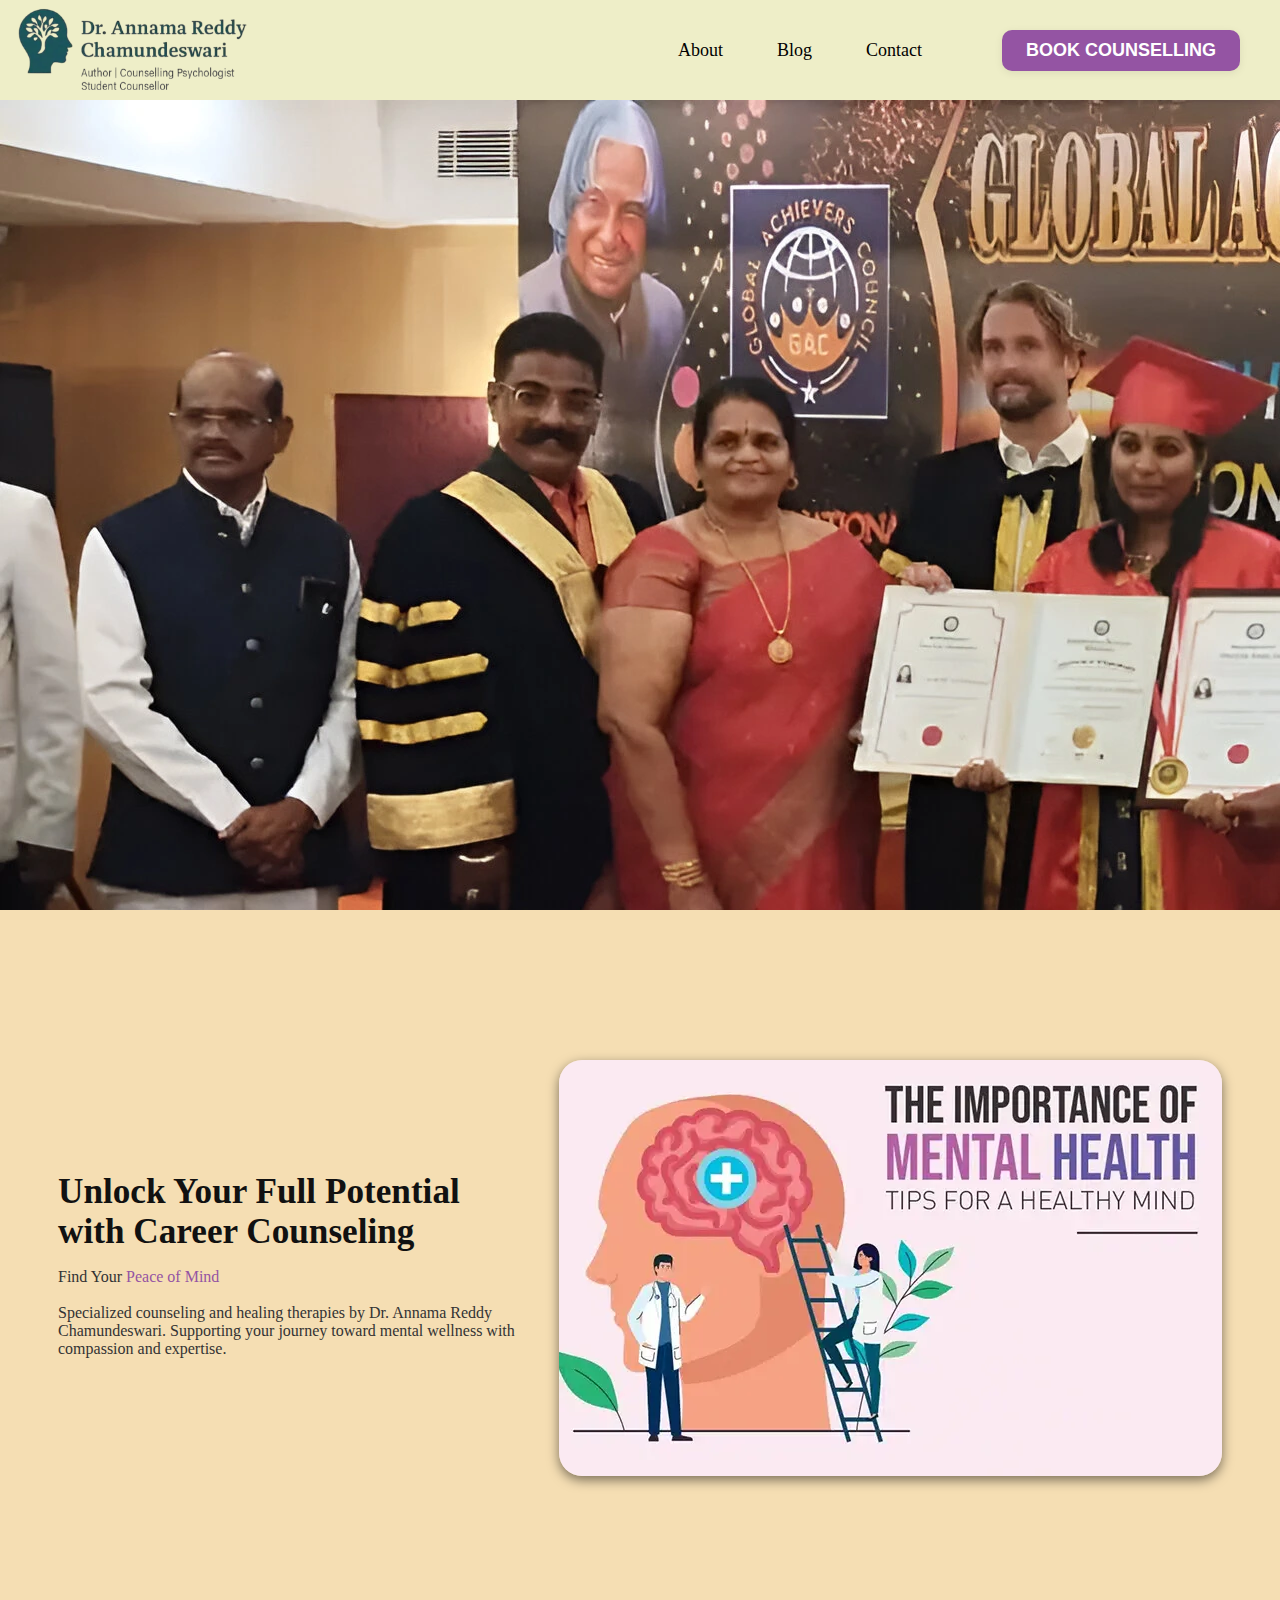
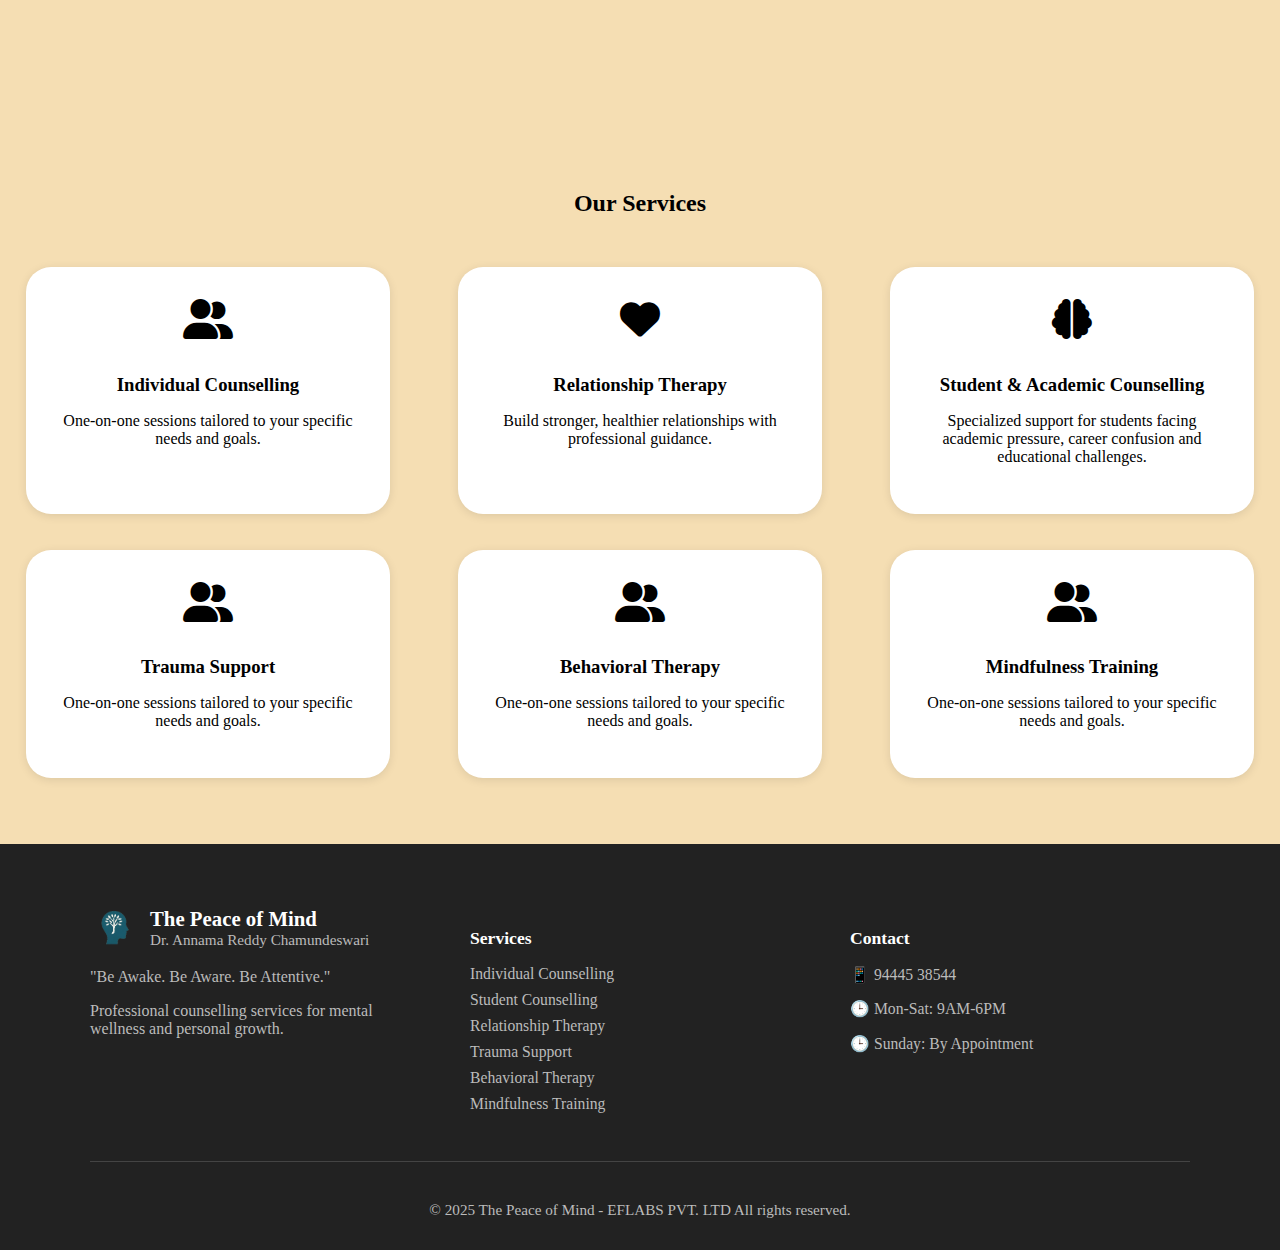
<file: index.html>
<!DOCTYPE html>
<html lang="en">
<head>
    <meta charset="UTF-8">
    <meta name="viewport" content="width=device-width, initial-scale=1.0">
    <title>Peace of Mind</title>
    <link rel="stylesheet" href="home.css">
    <link rel="stylesheet" href="https://cdnjs.cloudflare.com/ajax/libs/font-awesome/6.0.0/css/all.min.css">
    
</head>
<body>

    <!-- Header Section -->
    <div class="background-slideshow"></div>
    <div class="overlay">
        <header class="header-container">
            <!-- logo -->
            <img src="assests/logo.webp" class="logo">
            <!-- nav-bar -->
            <nav class="nav-bar">
                <nav class="nav-center">
                    <a href="about.html">About</a>
                    <a href="#">Blog</a>
                    <a href="#">Contact</a>
                </nav>
                <button class="book-counselling">BOOK COUNSELLING</button>
            </nav>
        </header>
        <div class="background-slideshow"></div>
    <div class="top-bg"></div>


    <!-- Banner Section -->
     <section class="banner">
    <div class="banner-text">
      <h1>Unlock Your Full Potential <br> with Career Counseling</h1>
      <p>
        Find Your<span style="color: #9454a3"> Peace of Mind</span> 
        <br>
        <br>
        Specialized counseling and healing therapies by Dr. Annama Reddy Chamundeswari. Supporting your journey toward mental wellness with compassion and expertise.
      </p>
    </div>
    <div class="banner-image">
      <img src="assests/mental_health.webp" alt="this is home image" >
    </div>
  </section>
        </div>

        <!-- services Section -->
        <section class="services">
            <div class="container">
                <h2>Our Services</h2>
                <div class="service-cards">
                    
                    <div class="service-card">
                        <i class="fas fa-user-friends"></i>
                        <h3>Individual Counselling</h3>
                        <p>One-on-one sessions tailored to your specific needs and goals.</p>
                    </div>

                    <div class="service-card">
                        <i class="fas fa-heart"></i>
                        <h3>Relationship Therapy</h3>
                        <p>Build stronger, healthier relationships with professional guidance.</p>
                    </div>

                    <div class="service-card">
                        <i class="fas fa-brain"></i>
                        <h3>Student & Academic Counselling</h3>
                        <p> Specialized support for students facing academic pressure, career confusion and educational challenges.</p>
                    </div>

                    <div class="service-card">
                        <i class="fas fa-user-friends"></i>
                        <h3>Trauma Support</h3>
                        <p>One-on-one sessions tailored to your specific needs and goals.</p>
                    </div>

                    <div class="service-card">
                        <i class="fas fa-user-friends"></i>
                        <h3>Behavioral Therapy</h3>
                        <p>One-on-one sessions tailored to your specific needs and goals.</p>
                    </div>

                    <div class="service-card">
                        <i class="fas fa-user-friends"></i>
                        <h3>Mindfulness Training</h3>
                        <p>One-on-one sessions tailored to your specific needs and goals.</p>
                    </div>
                </div>
            </div>
        </section>


    <!-- Footer Section -->
 <footer class="custom-footer">
    <div class="footer-container">
        <div class="footer-grid">
            <div class="footer-about">
                <div class="footer-brand">
                    <img src="assests/footer-logo.webp" class="footer-logo" alt="Footer Logo">
                    <div>
                        <h3 class="footer-title">The Peace of Mind</h3>
                        <p class="footer-doctor">Dr. Annama Reddy Chamundeswari</p>
                    </div>
                </div>
                <p class="footer-quote">"Be Awake. Be Aware. Be Attentive."</p>
                <p class="footer-desc">Professional counselling services for mental wellness and personal growth.</p>
            </div>
            <div class="footer-services">
                <h4 class="footer-heading">Services</h4>
                <ul class="footer-list">
                    <li>Individual Counselling</li>
                    <li>Student Counselling</li>
                    <li>Relationship Therapy</li>
                    <li>Trauma Support</li>
                    <li>Behavioral Therapy</li>
                    <li>Mindfulness Training</li>
                </ul>
            </div>
            <div class="footer-contact">
                <h4 class="footer-heading">Contact</h4>
                <div class="footer-contact-list">
                    <p>📱 94445 38544</p>
                    <p>🕒 Mon-Sat: 9AM-6PM</p>
                    <p>🕒 Sunday: By Appointment</p>
                </div>
            </div>
        </div>
        <div class="footer-bottom">
            <p>&copy; 2025 The Peace of Mind - EFLABS PVT. LTD All rights reserved.</p>
        </div>
    </div>
</footer>
    <script src="script.js"></script>
</body>
</html>
</file>
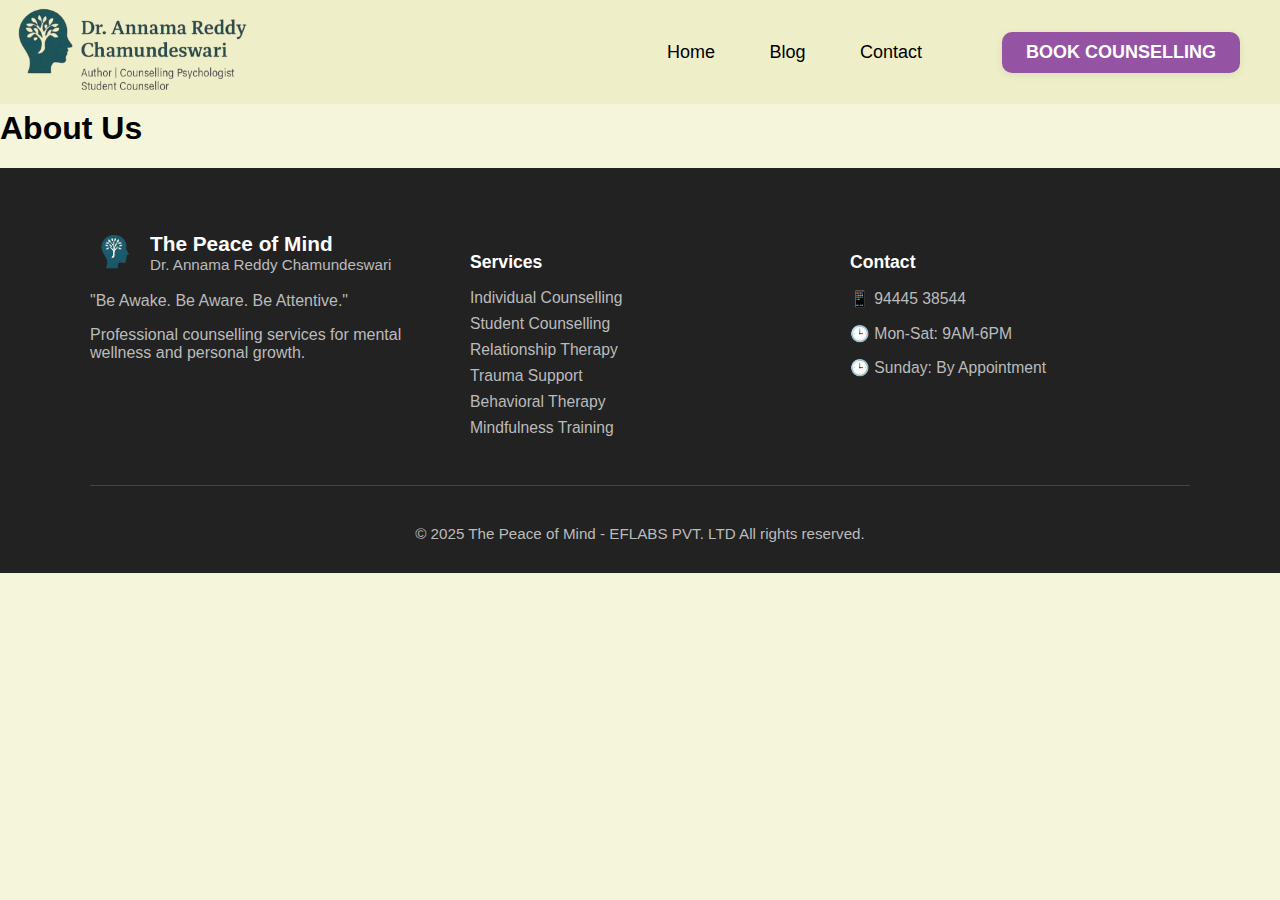
<file: about.html>
<!DOCTYPE html>
<html lang="en">
<head>
    <meta charset="UTF-8">
    <meta name="viewport" content="width=device-width, initial-scale=1.0">
    <title>About Us</title>
    <link rel="stylesheet" href="about.css">
</head>
<body>
    <!-- Header Section -->
    <div class="background-slideshow"></div>
    <div class="overlay">
        <header class="header-container">
            <!-- logo -->
            <a href="home.html"><img src="assests/logo.webp" class="logo" alt="Home"></a>
            <!-- nav-bar -->
            <nav class="nav-bar">
                <nav class="nav-center">
                    <a href="home.html">Home</a>
                    <a href="#">Blog</a>
                    <a href="#">Contact</a>
                </nav>
                <button class="book-counselling">BOOK COUNSELLING</button>
            </nav>
        </header>
        <div class="background-slideshow"></div>
    <div class="top-bg"></div>



    <section class="content">

            <h1>About Us</h1>
      
        </section>

<!-- Footer Section -->
 <footer class="custom-footer">
    <div class="footer-container">
        <div class="footer-grid">
            <div class="footer-about">
                <div class="footer-brand">
                    <img src="assests/footer-logo.webp" class="footer-logo" alt="Footer Logo">
                    <div>
                        <h3 class="footer-title">The Peace of Mind</h3>
                        <p class="footer-doctor">Dr. Annama Reddy Chamundeswari</p>
                    </div>
                </div>
                <p class="footer-quote">"Be Awake. Be Aware. Be Attentive."</p>
                <p class="footer-desc">Professional counselling services for mental wellness and personal growth.</p>
            </div>
            <div class="footer-services">
                <h4 class="footer-heading">Services</h4>
                <ul class="footer-list">
                    <li>Individual Counselling</li>
                    <li>Student Counselling</li>
                    <li>Relationship Therapy</li>
                    <li>Trauma Support</li>
                    <li>Behavioral Therapy</li>
                    <li>Mindfulness Training</li>
                </ul>
            </div>
            <div class="footer-contact">
                <h4 class="footer-heading">Contact</h4>
                <div class="footer-contact-list">
                    <p>📱 94445 38544</p>
                    <p>🕒 Mon-Sat: 9AM-6PM</p>
                    <p>🕒 Sunday: By Appointment</p>
                </div>
            </div>
        </div>
        <div class="footer-bottom">
            <p>&copy; 2025 The Peace of Mind - EFLABS PVT. LTD All rights reserved.</p>
        </div>
    </div>
</footer>
</body>
</html>
</file>
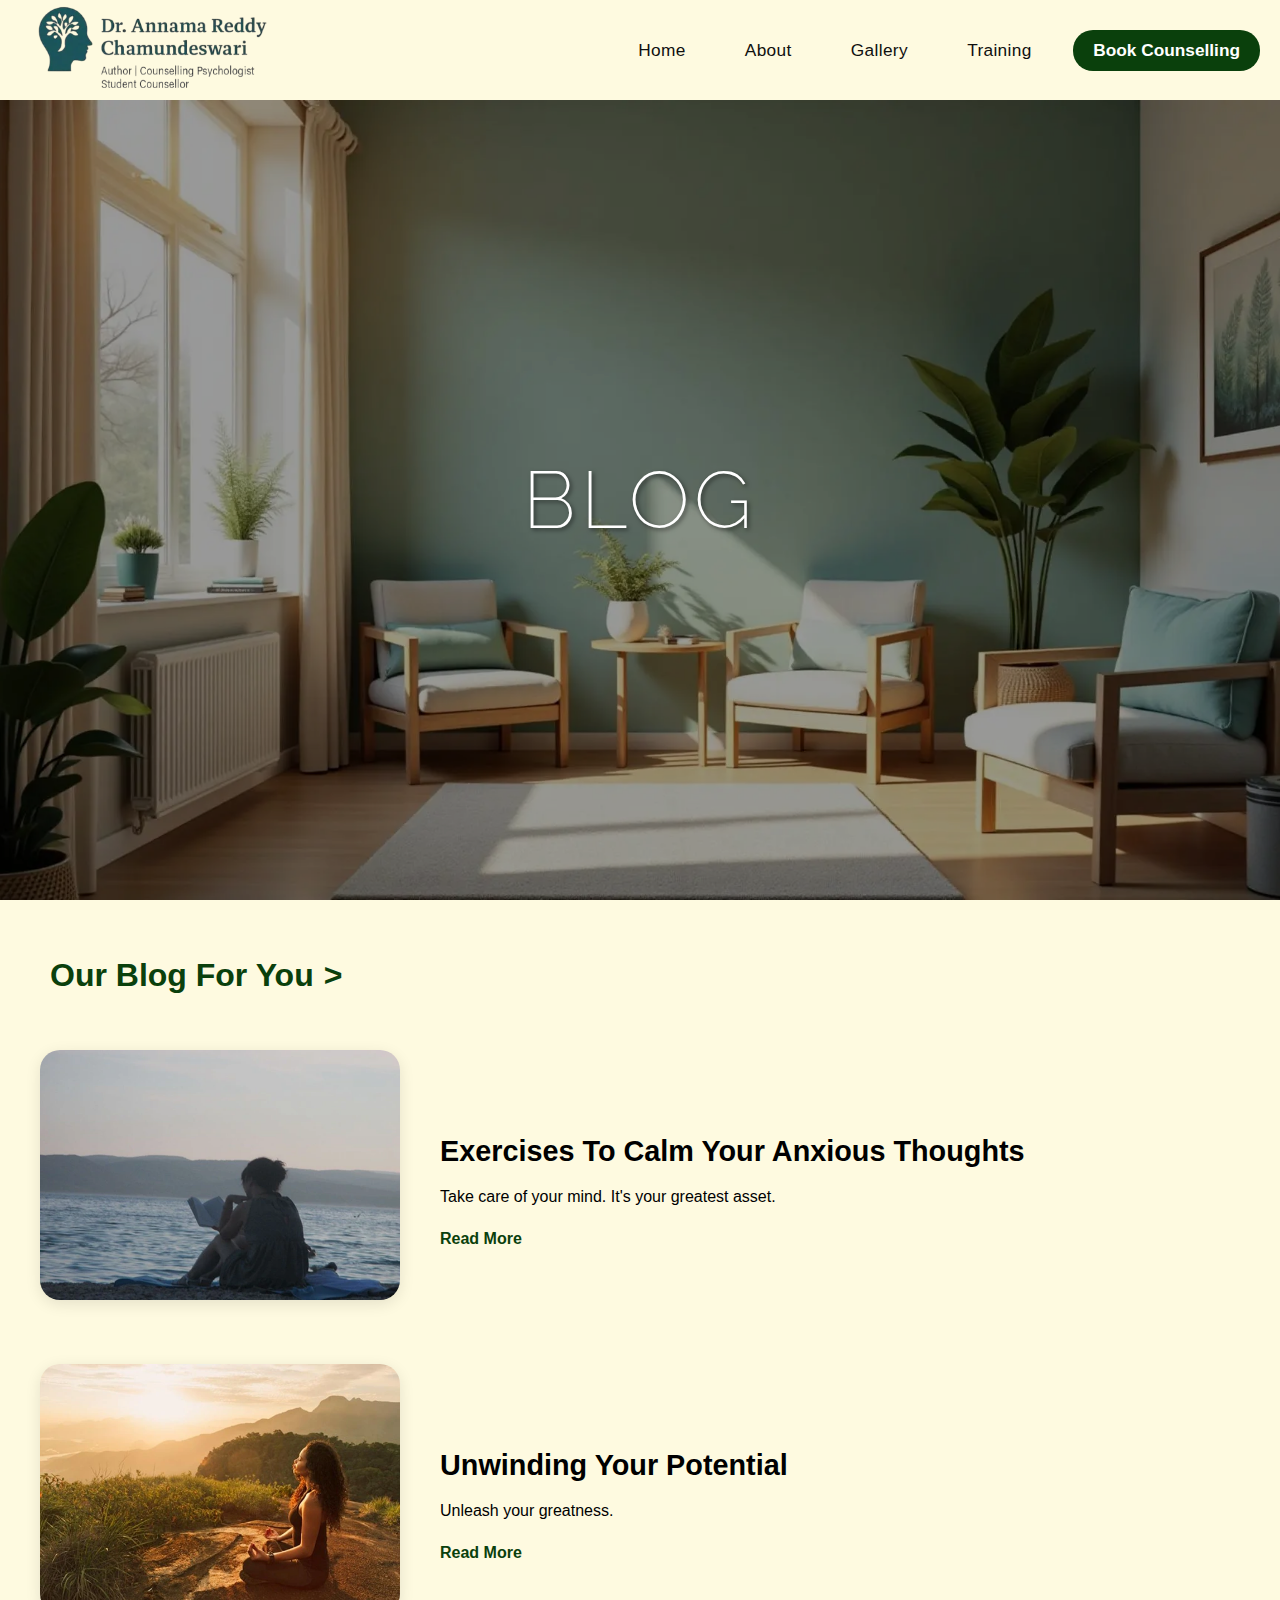
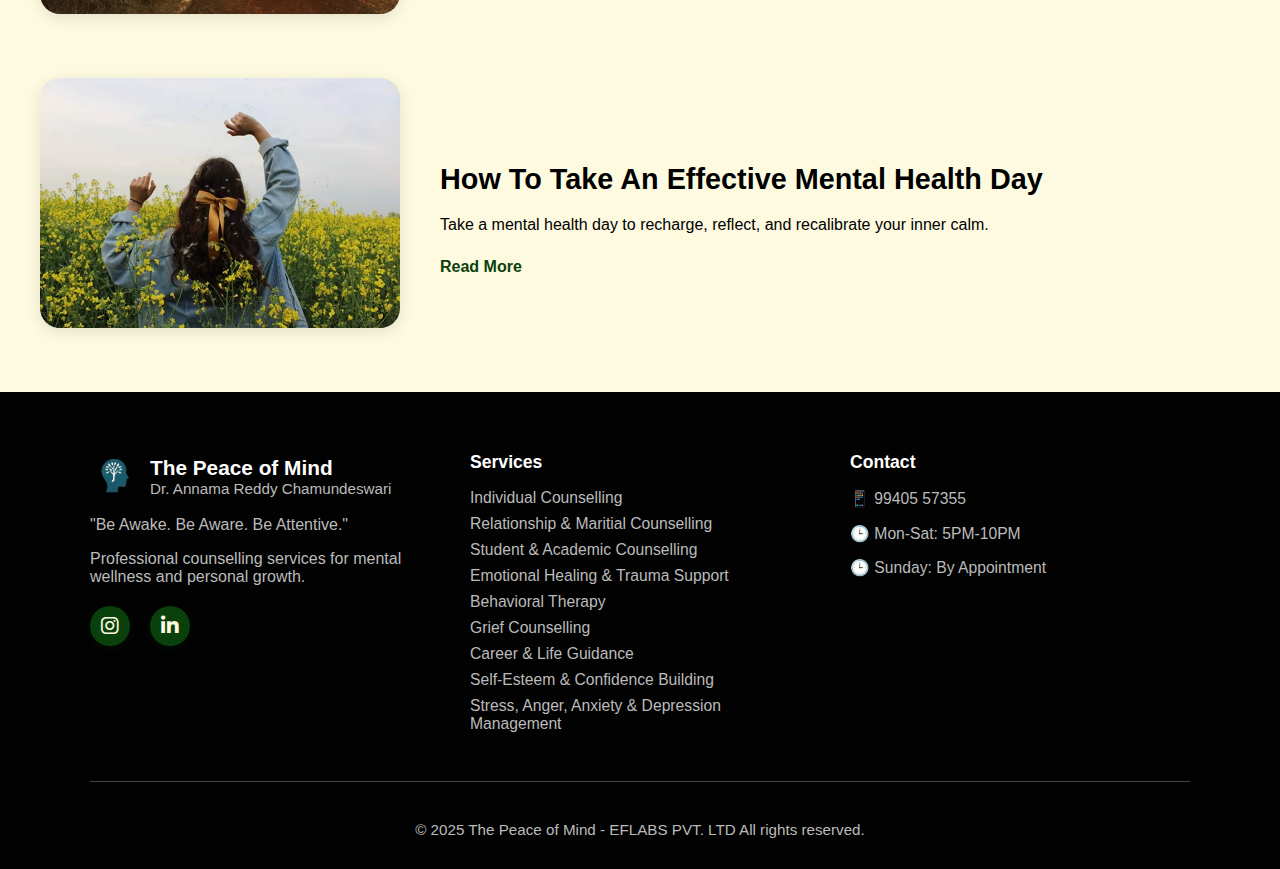
<file: blog.html>
<!DOCTYPE html>
<html lang="en">
<head>
    <meta charset="UTF-8">
    <meta name="viewport" content="width=device-width, initial-scale=1.0">
    <title>Peace of Mind - Blog</title>
    <link rel="preconnect" href="https://fonts.googleapis.com">
    <link rel="preconnect" href="https://fonts.gstatic.com" crossorigin>
    <link href="https://fonts.googleapis.com/css2?family=Creepster&family=Henny+Penny&family=Raleway:wght@200;400;600;700&family=Sedgwick+Ave+Display&family=Shadows+Into+Light&display=swap" rel="stylesheet">
    <link rel="stylesheet" href="blog.css">
    <link rel="stylesheet" href="https://cdnjs.cloudflare.com/ajax/libs/font-awesome/6.5.2/css/all.min.css">
</head>
<body>

    <!-- Header Section -->
    <header class="header-container">
        <!-- logo -->
        <div class="logo-container">
            <a href="index.html"><img src="assests/logo.webp" class="logo" alt="Home"></a>
        </div>
        <!-- nav-bar -->
        <nav class="nav-bar">
            <button class="hamburger" aria-label="Toggle menu">
                <span></span>
                <span></span>
                <span></span>
            </button>
            <ul class="nav-links">
                <li><a href="home.html">Home</a></li>
                <li><a href="about.html">About</a></li>
                <li><a href="#">Gallery</a></li>
                <li><a href="training.html">Training</a></li>
                <li><button class="book-counselling" onclick="location.href='contact.html'">Book Counselling</button></li>
            </ul>
        </nav>
    </header>

    <!-- Hero Section -->
    <section class="blog-hero">
        <div class="hero-content">
            <h1>Blog</h1>
        </div>
    </section>

    <!-- Blog Introduction -->
    <section class="blog-intro">
        <h2>Our Blog For You <span class="arrow">></span></h2>
    </section>

    <!-- Blog Posts -->
    <section class="blog-container">
        <!-- Blog Post 1 -->
        <div class="blog-post left-image">
            <div class="blog-image">
                <img src="assests/blog1.webp" alt="Person meditating at sunset">
            </div>
            <div class="blog-content">
                <h3>Exercises To Calm Your Anxious Thoughts</h3>
                <p>Take care of your mind. It's your greatest asset.</p>
                <a href="#" class="read-more">Read More</a>
            </div>
        </div>

        <!-- Blog Post 2 -->
        <div class="blog-post right-image">
            <div class="blog-content">
                <h3>Unwinding Your Potential</h3>
                <p>Unleash your greatness.</p>
                <a href="#" class="read-more">Read More</a>
            </div>
            <div class="blog-image">
                <img src="assests/blog2.webp" alt="Person with arms raised in a field">
            </div>
        </div>

        <!-- Blog Post 3 -->
        <div class="blog-post left-image">
            <div class="blog-image">
                <img src="assests/blog3.webp" alt="Person looking at ocean sunset">
            </div>
            <div class="blog-content">
                <h3>How To Take An Effective Mental Health Day</h3>
                <p>Take a mental health day to recharge, reflect, and recalibrate your inner calm.</p>
                <a href="#" class="read-more">Read More</a>
            </div>
        </div>
    </section>

    <!-- Footer Section -->
    <footer class="custom-footer">
        <div class="footer-container">
            <div class="footer-grid">
                <div class="footer-about">
                    <div class="footer-brand">
                        <img src="assests/footer-logo.webp" class="footer-logo" alt="Footer Logo">
                        <div>
                            <h3 class="footer-title">The Peace of Mind</h3>
                            <p class="footer-doctor">Dr. Annama Reddy Chamundeswari</p>
                        </div>
                    </div>
                    <p class="footer-quote">"Be Awake. Be Aware. Be Attentive."</p>
                    <p class="footer-desc">Professional counselling services for mental wellness and personal growth.</p>
                    <div class="social-links">
                        <a href="https://www.instagram.com/thepeaceofmindchamundeswari/?utm_source=qr&igsh=MXBnM2o3dXdxcDkxZw%3D%3D" target="_blank" aria-label="Instagram">
                            <i class="fab fa-instagram"></i>
                        </a>
                        <a href="https://www.linkedin.com/in/dr-annama-reddy-chamundeswari-5a756516?utm_source=share&utm_campaign=share_via&utm_content=profile&utm_medium=android_app" target="_blank" aria-label="LinkedIn">
                            <i class="fab fa-linkedin-in"></i>
                        </a>
                    </div>
                </div>
                <div class="footer-services">
                    <h4 class="footer-heading">Services</h4>
                    <ul class="footer-list">
                        <li>Individual Counselling</li>
                        <li>Relationship & Maritial Counselling</li>
                        <li>Student & Academic Counselling</li>
                        <li>Emotional Healing & Trauma Support</li>
                        <li>Behavioral Therapy</li>
                        <li>Grief Counselling</li>
                        <li>Career & Life Guidance </li>
                        <li>Self-Esteem & Confidence Building</li>
                        <li>Stress, Anger, Anxiety & Depression Management</li>
                    </ul>
                </div>
                <div class="footer-contact">
                    <h4 class="footer-heading">Contact</h4>
                    <div class="footer-contact-list">
                        <p>📱 99405 57355</p>
                        <p>🕒 Mon-Sat: 5PM-10PM</p>
                        <p>🕒 Sunday: By Appointment</p>
                    </div>
                </div>
            </div>
            <div class="footer-bottom">
                <p>&copy; 2025 The Peace of Mind - EFLABS PVT. LTD All rights reserved.</p>
            </div>
        </div>
    </footer>

    <script src="blog.js"></script>
</body>
</html>
</file>
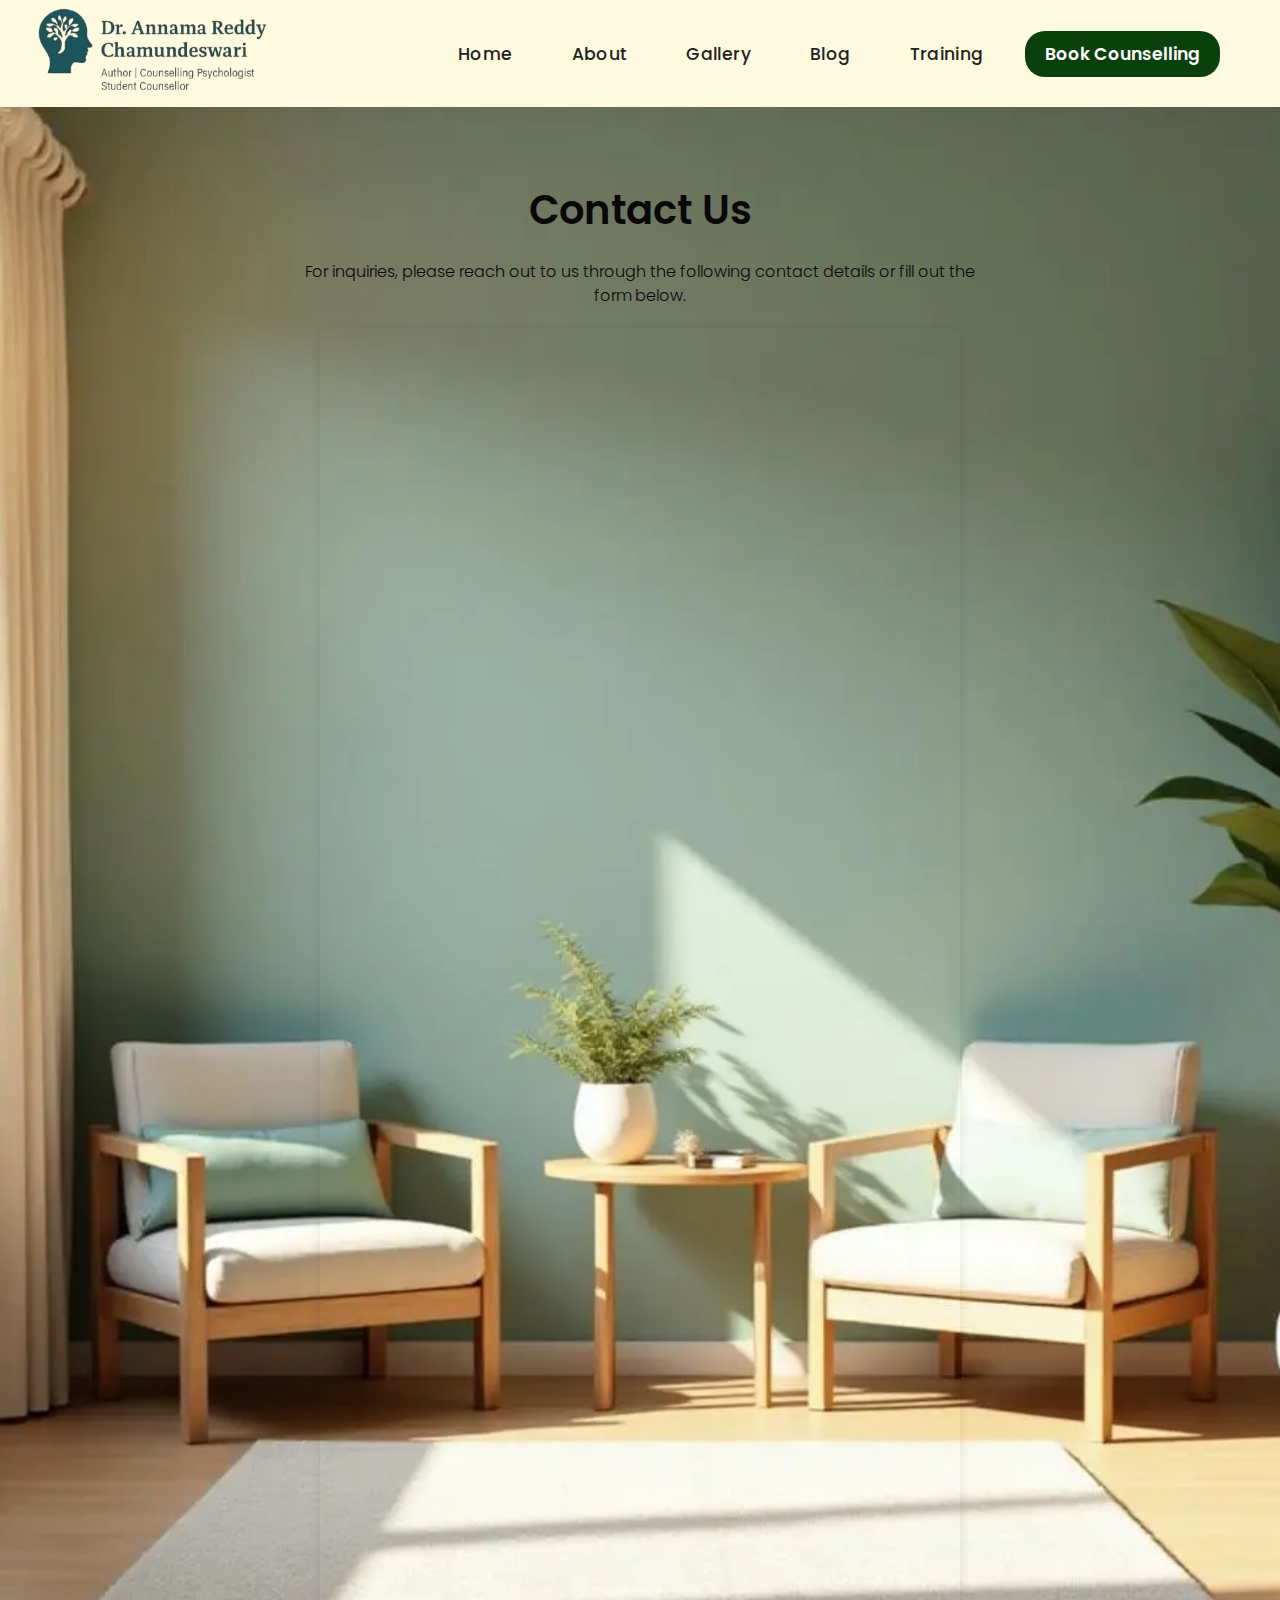
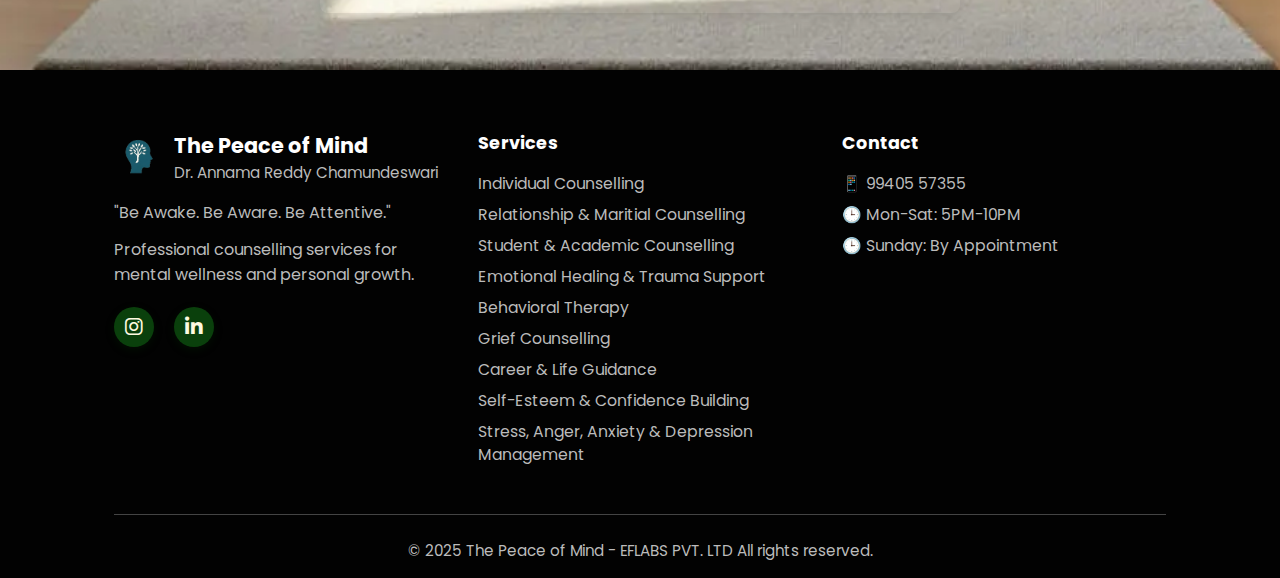
<file: contact.html>
<!DOCTYPE html>
<html lang="en">
    <head>
        <meta charset="UTF-8">
        <meta name="viewport" content="width=device-width, initial-scale=1.0">
        <title>Contact Us - Peace of Mind</title>
        <link rel="stylesheet" type="text/css" href="contact.css">
        <link rel="stylesheet" href="https://cdnjs.cloudflare.com/ajax/libs/font-awesome/6.5.2/css/all.min.css">
    </head>
    <body>
        <header class="header-container">
            <!-- logo -->
            <div class="logo-container">
                <a href="index.html"><img src="assests/logo.webp" class="logo" alt="Home"></a>
            </div>
            <!-- nav-bar -->
            <nav class="nav-bar">
                <button class="hamburger" aria-label="Toggle menu">
                    <span></span>
                    <span></span>
                    <span></span>
                </button>
                <ul class="nav-links">
                    <li><a href="home.html">Home</a></li>
                    <li><a href="about.html">About</a></li>
                    <li><a href="gallery.html">Gallery</a></li>
                    <li><a href="Blog.html">Blog</a></li>
                    <li><a href="training.html">Training</a></li>
                    <li><button class="book-counselling" onclick="location.href='contact.html'">Book Counselling</button></li>
                </ul>
            </nav>
        </header>

        <main>
            <section class="contact">
                <div class="content">
                    <h2>Contact Us</h2>
                    <p>For inquiries, please reach out to us through the following contact details or fill out the form below.</p>
                </div>
                <div class="form-wrapper">
                    <iframe src="https://docs.google.com/forms/d/e/1FAIpQLSepKI3fGI6ttVvfhiPHNtZsrwkHNOW_EHpckRM97NJEBfjS4Q/viewform?embedded=true"
                    frameborder="0" marginheight="0" marginwidth="0">Loading…</iframe>
                </div>
            </section>
        </main>




           
    <!-- Footer Section -->
 <footer class="custom-footer">
    <div class="footer-container">
        <div class="footer-grid">
            <div class="footer-about">
                <div class="footer-brand">
                    <img src="assests/footer-logo.webp" class="footer-logo" alt="Footer Logo">
                    <div>
                        <h3 class="footer-title">The Peace of Mind</h3>
                        <p class="footer-doctor">Dr. Annama Reddy Chamundeswari</p>
                    </div>
                </div>
                <p class="footer-quote">"Be Awake. Be Aware. Be Attentive."</p>
                <p class="footer-desc">Professional counselling services for mental wellness and personal growth.</p>
                <div class="social-links">
                    </a>
                    <a href="https://www.instagram.com/thepeaceofmindchamundeswari/?utm_source=qr&igsh=MXBnM2o3dXdxcDkxZw%3D%3D" target="_blank" aria-label="Instagram">
                        <i class="fab fa-instagram"></i>
                    </a>
                    <a href="https://www.linkedin.com/in/dr-annama-reddy-chamundeswari-5a756516?utm_source=share&utm_campaign=share_via&utm_content=profile&utm_medium=android_app" target="_blank" aria-label="LinkedIn">
                        <i class="fab fa-linkedin-in"></i>
                    </a>
                </div>
            </div>
            <div class="footer-services">
                <h4 class="footer-heading">Services</h4>
                <ul class="footer-list">
                    <li>Individual Counselling</li>
                    <li>Relationship & Maritial Counselling</li>
                    <li>Student & Academic Counselling</li>
                    <li>Emotional Healing & Trauma Support</li>
                    <li>Behavioral Therapy</li>
                    <li>Grief Counselling</li>
                    <li>Career & Life Guidance </li>
                    <li>Self-Esteem & Confidence Building</li>
                    <li>Stress, Anger, Anxiety & Depression Management</li>
                </ul>
            </div>
            <div class="footer-contact">
                <h4 class="footer-heading">Contact</h4>
                <div class="footer-contact-list">
                    <p>📱 99405 57355</p>
                    <p>🕒 Mon-Sat: 5PM-10PM</p>
                    <p>🕒 Sunday: By Appointment</p>
                </div>
            </div>
        </div>
        <div class="footer-bottom">
            <p>&copy; 2025 The Peace of Mind - EFLABS PVT. LTD All rights reserved.</p>
        </div>
    </div>
</footer>

<script src="script.js"></script>
</body>
</html>
</file>
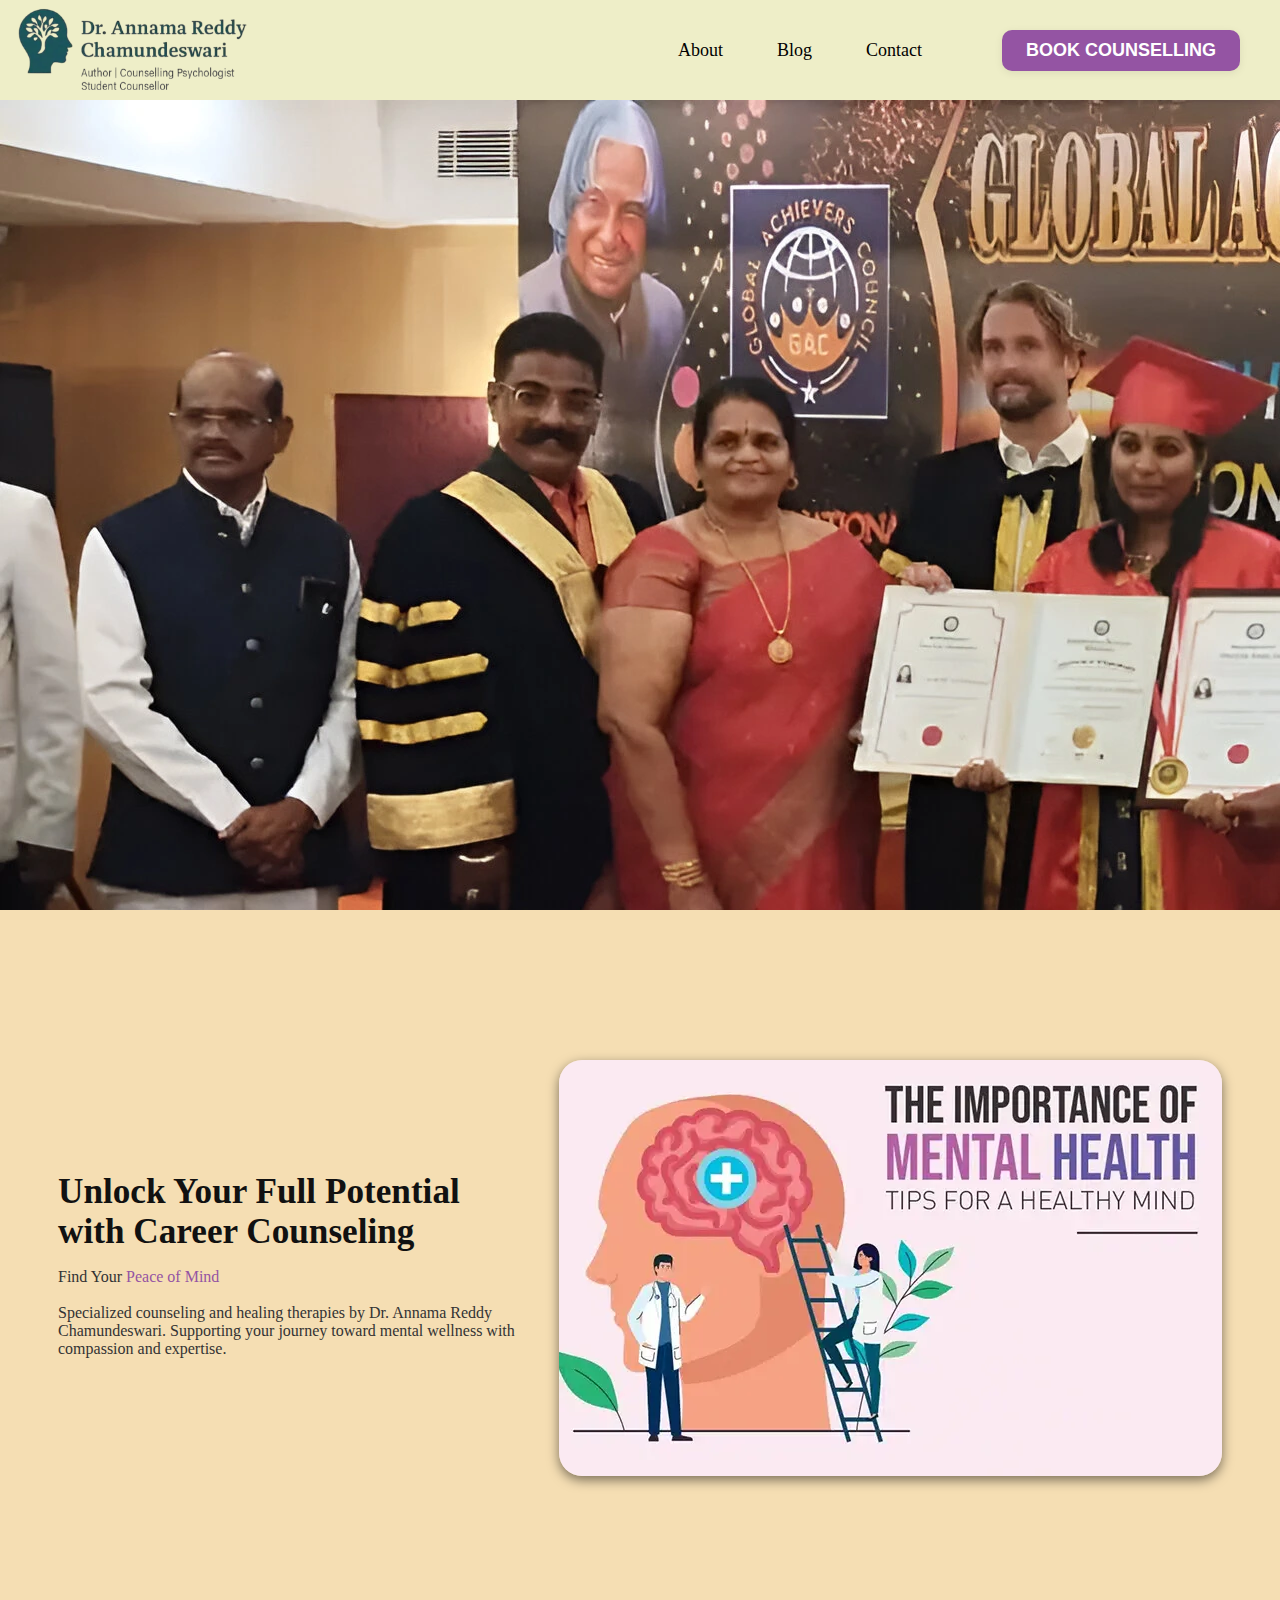
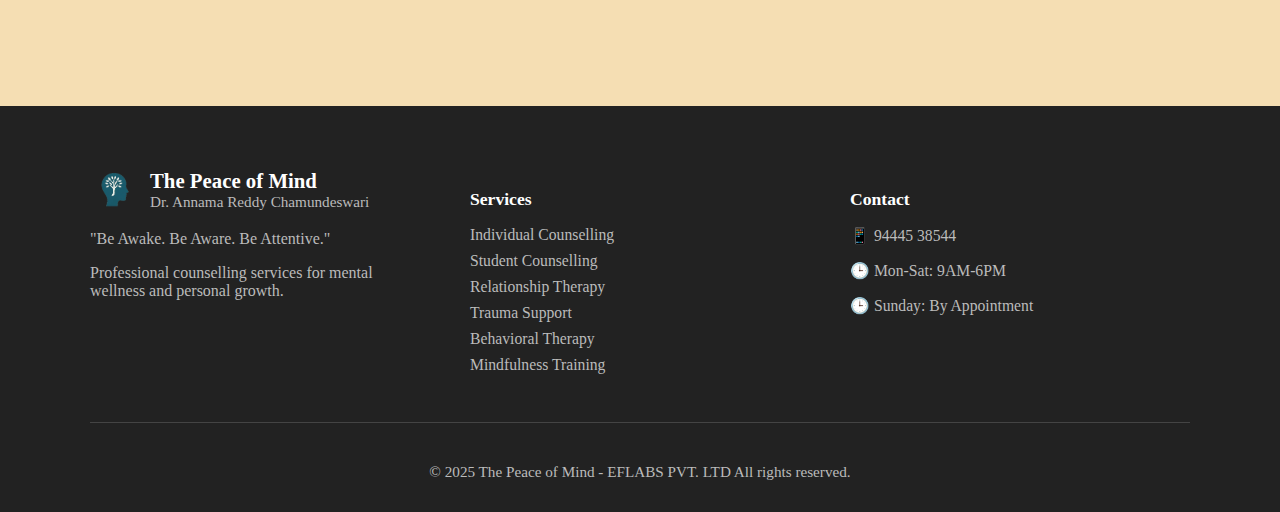
<file: home.html>
<!DOCTYPE html>
<html lang="en">
<head>
    <meta charset="UTF-8">
    <meta name="viewport" content="width=device-width, initial-scale=1.0">
    <title>Peace of Mind</title>
    <link rel="stylesheet" href="home.css">
    
</head>
<body>

    <!-- Header Section -->
    <div class="background-slideshow"></div>
    <div class="overlay">
        <header class="header-container">
            <!-- logo -->
            <img src="assests/logo.webp" class="logo">
            <!-- nav-bar -->
            <nav class="nav-bar">
                <nav class="nav-center">
                    <a href="about.html">About</a>
                    <a href="#">Blog</a>
                    <a href="#">Contact</a>
                </nav>
                <button class="book-counselling">BOOK COUNSELLING</button>
            </nav>
        </header>
        <div class="background-slideshow"></div>
    <div class="top-bg"></div>


    <!-- Banner Section -->
     <section class="banner">
    <div class="banner-text">
      <h1>Unlock Your Full Potential <br> with Career Counseling</h1>
      <p>
        Find Your<span style="color: #9454a3"> Peace of Mind</span> 
        <br>
        <br>
        Specialized counseling and healing therapies by Dr. Annama Reddy Chamundeswari. Supporting your journey toward mental wellness with compassion and expertise.
      </p>
    </div>
    <div class="banner-image">
      <img src="assests/mental_health.webp" alt="this is home image" >
    </div>
  </section>
        </div>

    <!-- Footer Section -->
 <footer class="custom-footer">
    <div class="footer-container">
        <div class="footer-grid">
            <div class="footer-about">
                <div class="footer-brand">
                    <img src="assests/footer-logo.webp" class="footer-logo" alt="Footer Logo">
                    <div>
                        <h3 class="footer-title">The Peace of Mind</h3>
                        <p class="footer-doctor">Dr. Annama Reddy Chamundeswari</p>
                    </div>
                </div>
                <p class="footer-quote">"Be Awake. Be Aware. Be Attentive."</p>
                <p class="footer-desc">Professional counselling services for mental wellness and personal growth.</p>
            </div>
            <div class="footer-services">
                <h4 class="footer-heading">Services</h4>
                <ul class="footer-list">
                    <li>Individual Counselling</li>
                    <li>Student Counselling</li>
                    <li>Relationship Therapy</li>
                    <li>Trauma Support</li>
                    <li>Behavioral Therapy</li>
                    <li>Mindfulness Training</li>
                </ul>
            </div>
            <div class="footer-contact">
                <h4 class="footer-heading">Contact</h4>
                <div class="footer-contact-list">
                    <p>📱 94445 38544</p>
                    <p>🕒 Mon-Sat: 9AM-6PM</p>
                    <p>🕒 Sunday: By Appointment</p>
                </div>
            </div>
        </div>
        <div class="footer-bottom">
            <p>&copy; 2025 The Peace of Mind - EFLABS PVT. LTD All rights reserved.</p>
        </div>
    </div>
</footer>
    <script src="script.js"></script>
</body>
</html>
</file>
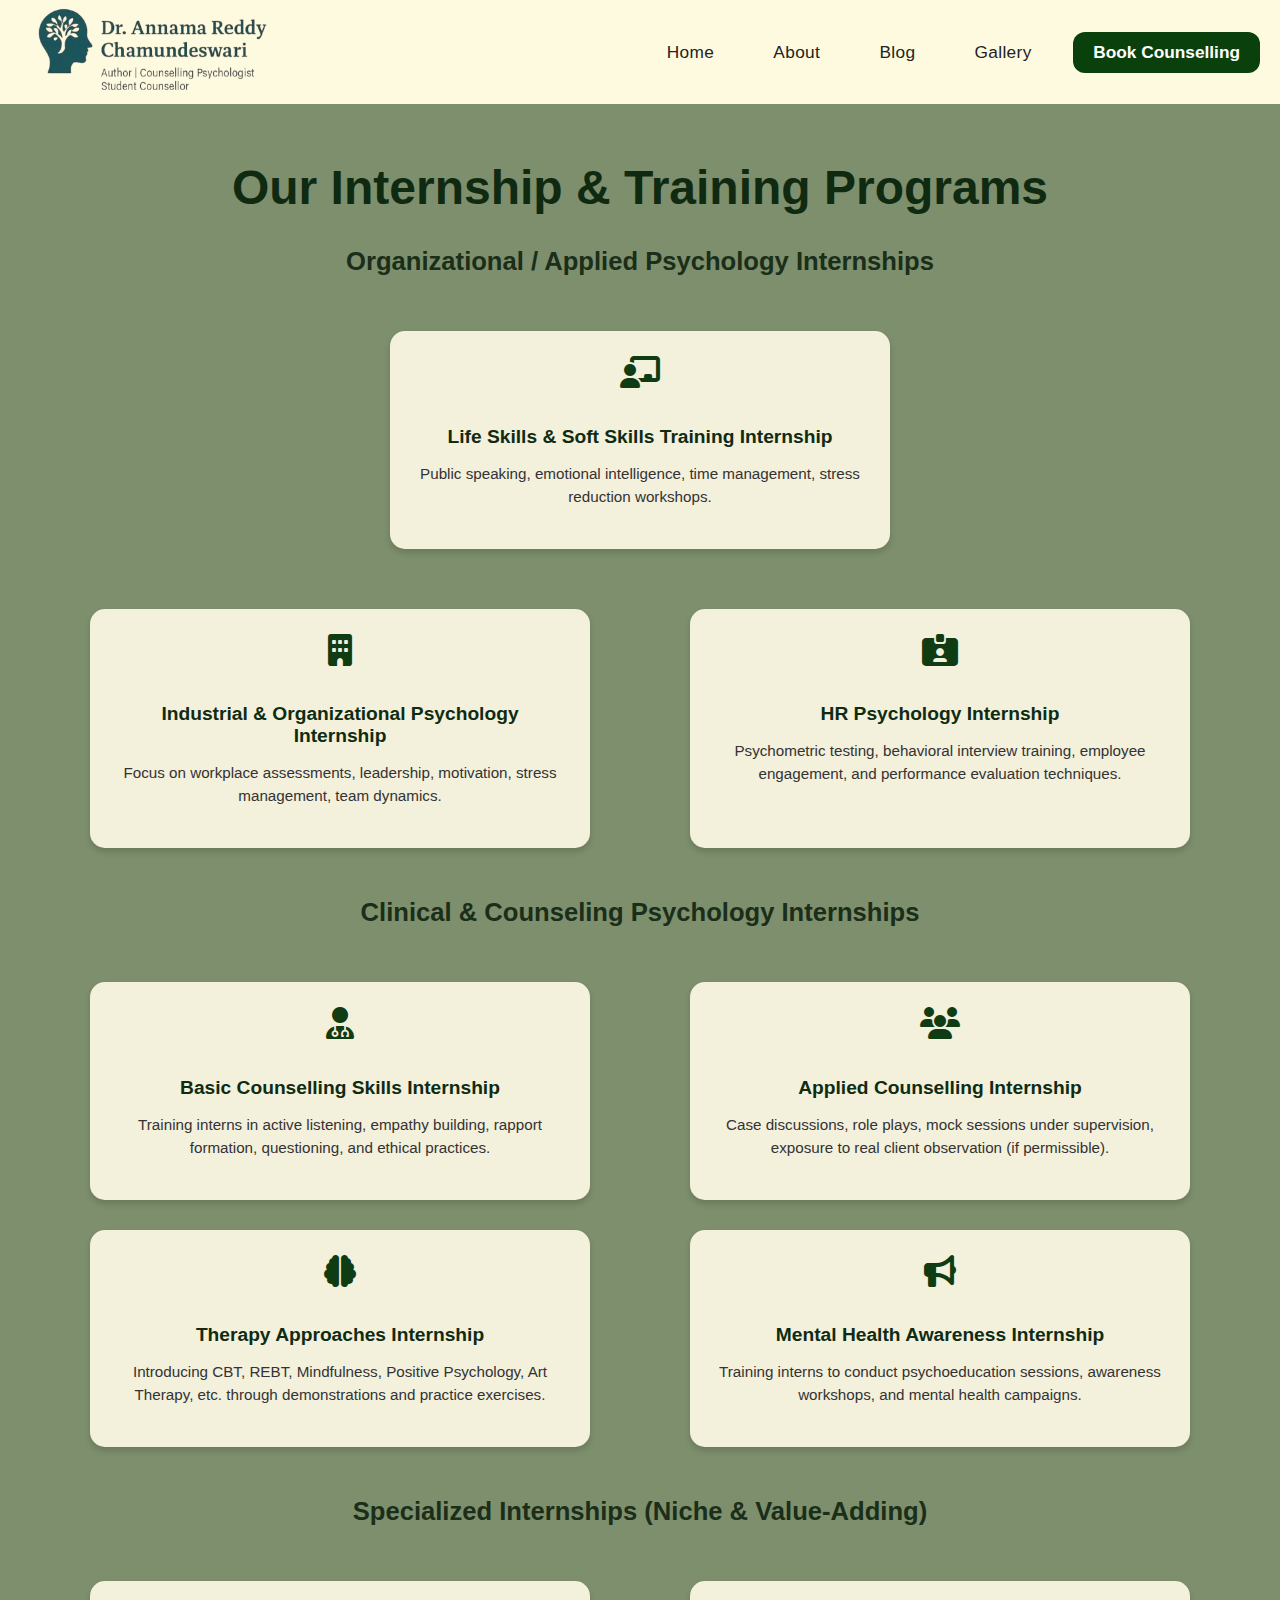
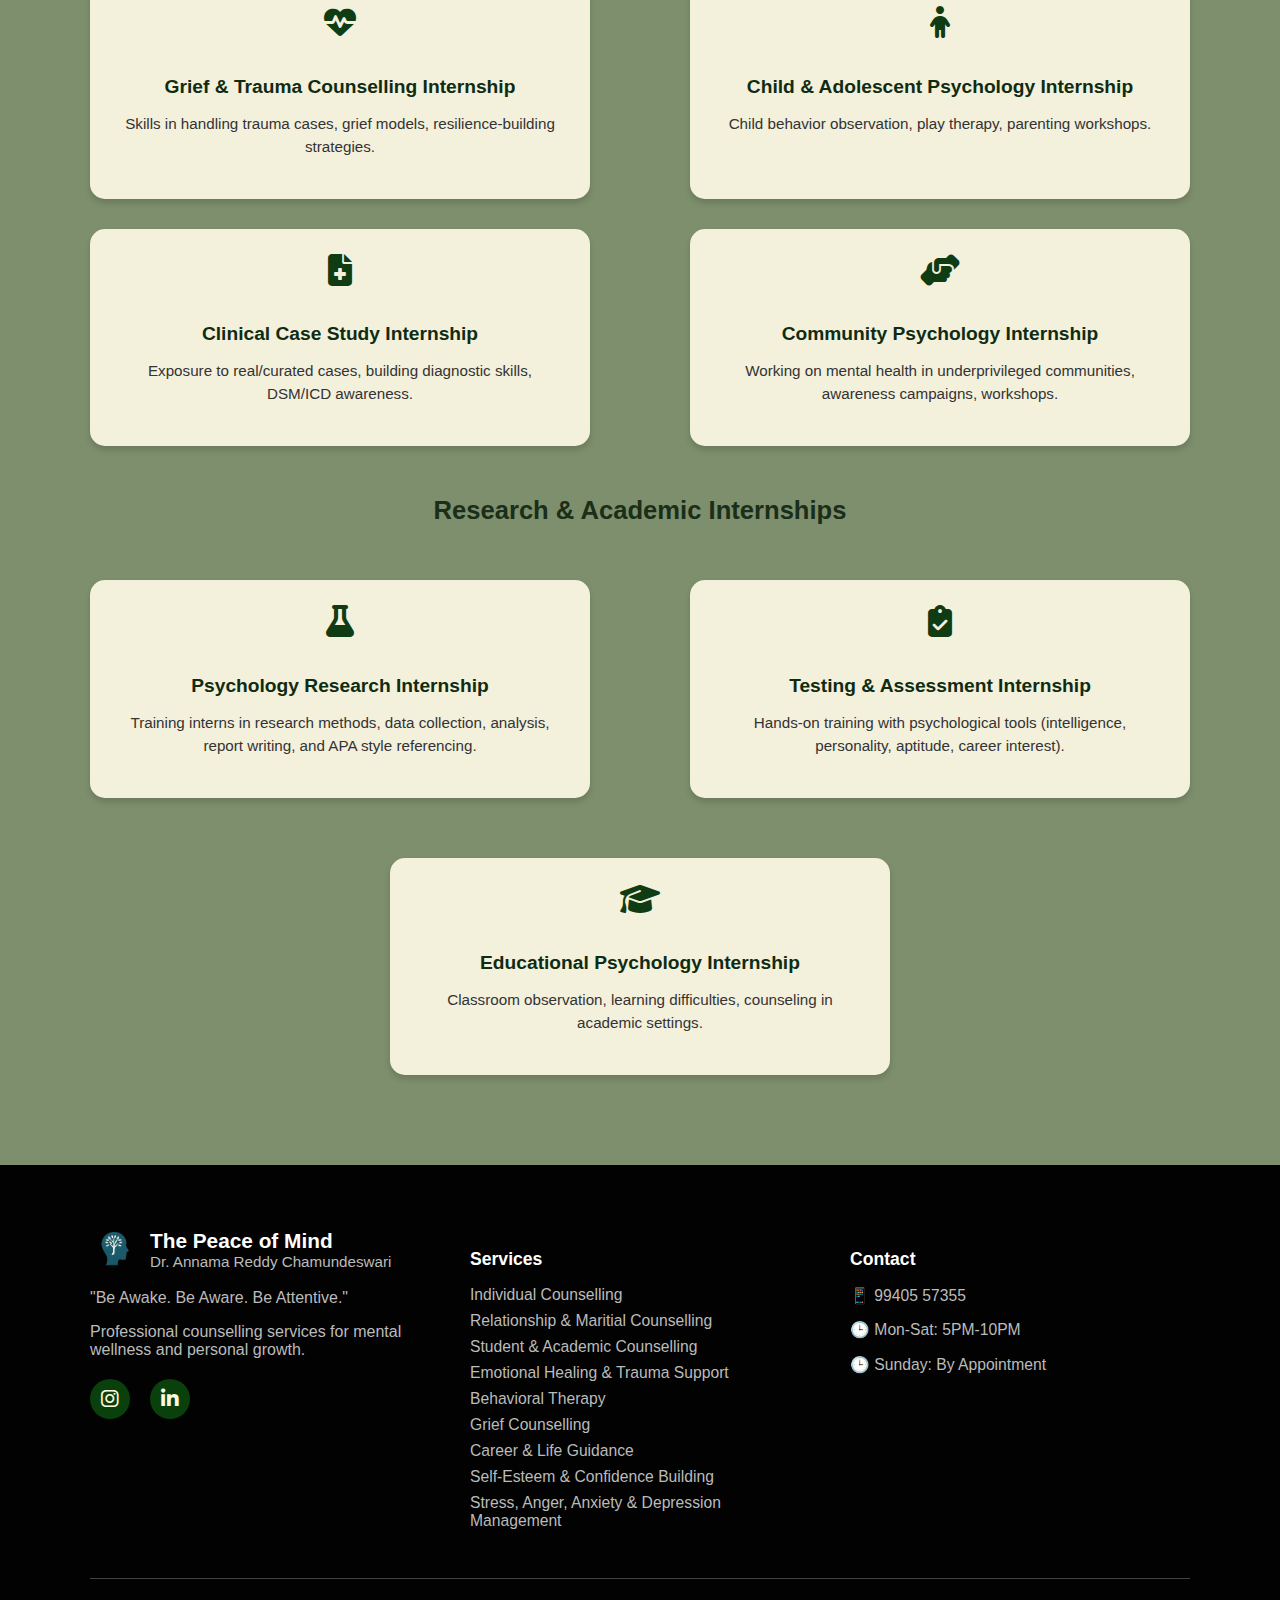
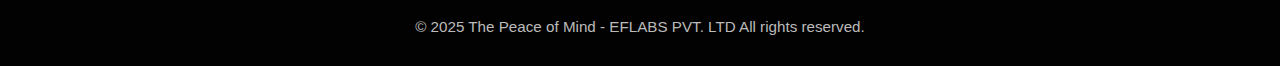
<file: training.html>
<!DOCTYPE html>
<html lang="en">
<head>
  <meta charset="UTF-8">
  <meta name="viewport" content="width=device-width, initial-scale=1.0">
  <title>Peace of Mind</title>
  <link rel="stylesheet" href="training.css">
  <link rel="stylesheet" href="https://cdnjs.cloudflare.com/ajax/libs/font-awesome/6.4.0/css/all.min.css">
</head>
<body>

        <header class="header-container">
            <!-- logo -->
            <div class="logo-container">
                <a href="index.html"><img src="assests/logo.webp" class="logo" alt="Home"></a>
            </div>
            <!-- nav-bar -->
            <nav class="nav-bar">
                <button class="hamburger" aria-label="Toggle menu">
                    <span></span>
                    <span></span>
                    <span></span>
                </button>
                <ul class="nav-links">
                    <li><a href="index.html">Home</a></li>
                    <li><a href="about.html">About</a></li>
                    <li><a href="blog.html">Blog</a></li>
                    <li><a href="gallery.html">Gallery</a></li>
                    <li><button class="book-counselling" onclick="location.href='contact.html'">Book Counselling</button></li>
                </ul>
            </nav>
        </header>

  <section class="internship-section">
    <h1>Our Internship & Training Programs</h1>

    <!-- Organizational / Applied Psychology Internships -->
    <div class="internship-category">
      <h3>Organizational / Applied Psychology Internships</h3>
      <div class="internship-grid">
        <div class="card">
          <i class="fas fa-building"></i>
          <h4>Industrial & Organizational Psychology Internship</h4>
          <p>Focus on workplace assessments, leadership, motivation, stress management, team dynamics.</p>
        </div>
        <div class="card">
          <i class="fas fa-id-card-alt"></i>
          <h4>HR Psychology Internship</h4>
          <p>Psychometric testing, behavioral interview training, employee engagement, and performance evaluation techniques.</p>
        </div>
        <div class="card">
          <i class="fas fa-chalkboard-teacher"></i>
          <h4>Life Skills & Soft Skills Training Internship</h4>
          <p>Public speaking, emotional intelligence, time management, stress reduction workshops.</p>
        </div>
      </div>
    </div>

    <!-- Clinical & Counseling Psychology Internships -->
    <div class="internship-category">
      <h3>Clinical & Counseling Psychology Internships</h3>
      <div class="internship-grid">
        <div class="card">
          <i class="fas fa-user-md"></i>
          <h4>Basic Counselling Skills Internship</h4>
          <p>Training interns in active listening, empathy building, rapport formation, questioning, and ethical practices.</p>
        </div>
        <div class="card">
          <i class="fas fa-users"></i>
          <h4>Applied Counselling Internship</h4>
          <p>Case discussions, role plays, mock sessions under supervision, exposure to real client observation (if permissible).</p>
        </div>
        <div class="card">
          <i class="fas fa-brain"></i>
          <h4>Therapy Approaches Internship</h4>
          <p>Introducing CBT, REBT, Mindfulness, Positive Psychology, Art Therapy, etc. through demonstrations and practice exercises.</p>
        </div>
        <div class="card">
          <i class="fas fa-bullhorn"></i>
          <h4>Mental Health Awareness Internship</h4>
          <p>Training interns to conduct psychoeducation sessions, awareness workshops, and mental health campaigns.</p>
        </div>
      </div>
    </div>

    

    <!-- Specialized Internships -->
    <div class="internship-category">
      <h3>Specialized Internships (Niche & Value-Adding)</h3>
      <div class="internship-grid">
        <div class="card">
          <i class="fas fa-heartbeat"></i>
          <h4>Grief & Trauma Counselling Internship</h4>
          <p>Skills in handling trauma cases, grief models, resilience-building strategies.</p>
        </div>
        <div class="card">
          <i class="fas fa-child"></i>
          <h4>Child & Adolescent Psychology Internship</h4>
          <p>Child behavior observation, play therapy, parenting workshops.</p>
        </div>
        <div class="card">
          <i class="fas fa-file-medical"></i>
          <h4>Clinical Case Study Internship</h4>
          <p>Exposure to real/curated cases, building diagnostic skills, DSM/ICD awareness.</p>
        </div>
        <div class="card">
          <i class="fas fa-hands-helping"></i>
          <h4>Community Psychology Internship</h4>
          <p>Working on mental health in underprivileged communities, awareness campaigns, workshops.</p>
        </div>
      </div>
    </div>

    <!-- Research & Academic Internships -->
    <div class="internship-category">
      <h3>Research & Academic Internships</h3>
      <div class="internship-grid">
        <div class="card">
          <i class="fas fa-flask"></i>
          <h4>Psychology Research Internship</h4>
          <p>Training interns in research methods, data collection, analysis, report writing, and APA style referencing.</p>
        </div>
        <div class="card">
          <i class="fas fa-clipboard-check"></i>
          <h4>Testing & Assessment Internship</h4>
          <p>Hands-on training with psychological tools (intelligence, personality, aptitude, career interest).</p>
        </div>
        <div class="card">
          <i class="fas fa-graduation-cap"></i>
          <h4>Educational Psychology Internship</h4>
          <p>Classroom observation, learning difficulties, counseling in academic settings.</p>
        </div>
      </div>
    </div>




  </section>
 <!-- Footer Section -->
 <footer class="custom-footer">
    <div class="footer-container">
        <div class="footer-grid">
            <div class="footer-about">
                <div class="footer-brand">
                    <img src="assests/footer-logo.webp" class="footer-logo" alt="Footer Logo">
                    <div>
                        <h3 class="footer-title">The Peace of Mind</h3>
                        <p class="footer-doctor">Dr. Annama Reddy Chamundeswari</p>
                    </div>
                </div>
                <p class="footer-quote">"Be Awake. Be Aware. Be Attentive."</p>
                <p class="footer-desc">Professional counselling services for mental wellness and personal growth.</p>
                <div class="social-links">
                    <a href="https://www.instagram.com/thepeaceofmindchamundeswari/?utm_source=qr&igsh=MXBnM2o3dXdxcDkxZw%3D%3D" target="_blank" aria-label="Instagram">
                        <i class="fab fa-instagram"></i>
                    </a>
                    <a href="https://www.linkedin.com/in/dr-annama-reddy-chamundeswari-5a756516?utm_source=share&utm_campaign=share_via&utm_content=profile&utm_medium=android_app" target="_blank" aria-label="LinkedIn">
                        <i class="fab fa-linkedin-in"></i>
                    </a>
                </div>
            </div>
            <div class="footer-services">
                <h4 class="footer-heading">Services</h4>
                <ul class="footer-list">
                    <li>Individual Counselling</li>
                    <li>Relationship & Maritial Counselling</li>
                    <li>Student & Academic Counselling</li>
                    <li>Emotional Healing & Trauma Support</li>
                    <li>Behavioral Therapy</li>
                    <li>Grief Counselling</li>
                    <li>Career & Life Guidance </li>
                    <li>Self-Esteem & Confidence Building</li>
                    <li>Stress, Anger, Anxiety & Depression Management</li>
                </ul>
            </div>
            <div class="footer-contact">
                <h4 class="footer-heading">Contact</h4>
                <div class="footer-contact-list">
                    <p>📱 99405 57355</p>
                    <p>🕒 Mon-Sat: 5PM-10PM</p>
                    <p>🕒 Sunday: By Appointment</p>
                </div>
            </div>
        </div>
        <div class="footer-bottom">
            <p>&copy; 2025 The Peace of Mind - EFLABS PVT. LTD All rights reserved.</p>
        </div>
    </div>
</footer>

<script src="training.js"></script>
</body>
</html>
</file>
<file: home.css>
/* Header section */

body
{
    background-color: wheat;
}
.nav-bar {
    display: flex;
    justify-content: center;
    gap: 30px;
    

}

.book-counselling {
    border-radius: 10px;
    background: #9454a3;
    color: #ffffff;
    border: none;
    padding: 10px 24px;
    font-weight: bold;
    font-size: 18px;
    cursor: pointer;
    box-shadow: 0 2px 8px rgba(0, 0, 0, 0.08);
    transition: background 0.2s;
    margin-right: 40px;

}
.book-counselling:hover {
    background: #502958;
}


.nav-bar a {
    color: #000000;
    text-decoration: none;
    font-weight: lighter;
    font-size: 18px;
    transition: color 0.2s;
    margin-right: 50px;
}
.nav-center{
    margin-top: 10px;
}

.nav-bar a:hover {
    color: #d400ff;
}

.book-counselling
{
    border-radius: 10px;
}
.logo
{
    height: 100px;
}
.header-container {
    display: flex;
    align-items: center;
    justify-content: space-between;
    padding: 0 px;
    position: fixed;
    top: 0;
    left: 0;
    width: 100%;
    background-color: #EEEEC8;
    z-index: 1000;
}

.top-bg {
    display: block;
    width: 100vw;
    height: 90vh;
    object-fit: cover;
    position: relative;
    margin-left: calc(-50vw + 50%);
    margin-right: calc(-50vw + 50%);
    margin-bottom: 100px;
    margin-top: -10px;
    padding: 0;
    border: none;
}


.overlay {
    margin-top: 110px; 
    padding-bottom: 180px; 
}


.services {
    padding: 4rem 0;
    background: wheat;
}

.services h2 {
    text-align: center;
    margin-bottom: 3rem;
}

.service-cards {
    display: grid;
    grid-template-columns: 1fr;
    gap: 2rem;
    justify-items: center;
}

@media (min-width: 768px) {
    .service-cards {
        grid-template-columns: repeat(2, 1fr);
    }
}

@media (min-width: 1200px) {
    .service-cards {
        grid-template-columns: repeat(3, 1fr);
    }
}


.service-card {
    background: rgb(255, 255, 255);
    padding: 2rem;
    border-radius: 25px;
    margin: 2px;
    width: 300px;
    text-align: center;
    box-shadow: 0 2px 10px rgba(0, 0, 0, 0.1);
    transition: transform 0.3s ease;
}

.service-card:hover {
    transform: translateY(-5px);
}

.service-card i {
    font-size: 2.5rem;
    color: var(--primary-color);
    margin-bottom: 1rem;
}

.service-card h3 {
    margin-bottom: 1rem;
}


/* Footer section */

.custom-footer {
    background-color: #222;
    color: #fff;
    padding: 60px 0 0 0;
    left: 0;
    bottom: 0;
    width: 100vw;
    margin-left: calc(-50vw + 50%);
    margin-right: calc(-50vw + 50%);
    margin-bottom: -10px;
    z-index: 999;
    box-sizing: border-box;
    
}

.footer-container {
    max-width: 1100px;
    margin: 0 auto;
    padding: 0 24px;
}

.footer-grid {
    display: flex;
    flex-wrap: wrap;
    gap: 40px;
    justify-content: space-between;
}

.footer-about, .footer-services, .footer-contact {
    flex: 1 1 250px;
    min-width: 220px;
}

.footer-brand {
    display: flex;
    align-items: center;
    margin-bottom: 16px;
}

.footer-icon {
    font-size: 2rem;
    margin-right: 10px;
}

.footer-title {
    font-size: 1.3rem;
    font-weight: bold;
    margin: 0;
}

.footer-doctor {
    color: #bbb;
    font-size: 0.95rem;
    margin: 0;
}

.footer-quote {
    color: #bbb;
    margin-bottom: 12px;
}

.footer-desc {
    color: #bbb;
    margin-bottom: 0;
}

.footer-heading {
    font-weight: bold;
    margin-bottom: 16px;
    font-size: 1.1rem;
}

.footer-list {
    list-style: none;
    padding: 0;
    margin: 0;
}

.footer-list li {
    color: #bbb;
    font-size: 0.98rem;
    margin-bottom: 8px;
}

.footer-contact-list p {
    color: #bbb;
    font-size: 0.98rem;
    margin-bottom: 8px;
}

.footer-bottom {
    border-top: 1px solid #444;
    margin-top: 40px;
    padding: 24px 0 16px 0;
    text-align: center;
    color: #bbb;
    font-size: 0.95rem;
}
.footer-logo
{
    height: 48px;           
    width: auto;
    display: inline-block;
    vertical-align: middle;
    margin-right: 12px;     
}


/* Banner Section */
.banner {
  display: flex;
  justify-content: space-between;
  align-items: center;
  padding: 50px;
  max-width: 1300px;
  margin: auto;
  flex-wrap: wrap;
}

.banner-text {
  flex: 1;
  padding-right: 30px;
  min-width: 280px;
}

.banner-text h1 {
  font-size: 2.2rem;
  font-weight: 700;
  color: #111;
  margin-bottom: 10px;
}

.banner-text p {
  font-size: 1rem;
  color: #333;
  margin-bottom: 30px;
}


/* Image */


.banner-image img {

  display: flex;
  justify-content: center;
  align-items: center;
  min-width: 300px;  
  max-width: 110%;
  border-radius: 23px;
  box-shadow: 0px 4px 12px rgba(0,0,0,0.5);
  transition: all 1s ease;
}
.banner-image img:hover {

  transform: scale(1.01);
  transition: all 0.2s ease-in-out;
  box-shadow: 0 0 20px #7a6274, 0 0 20px #7a6274, 0 0 20px #7a6274;

}
</file>
<file: about.css>
/* Header section */


.nav-bar {
    display: flex;
    justify-content: center;
    gap: 30px;
    

}

.book-counselling {
    border-radius: 10px;
    background: #9454a3;
    color: #ffffff;
    border: none;
    padding: 10px 24px;
    font-weight: bold;
    font-size: 18px;
    cursor: pointer;
    box-shadow: 0 2px 8px rgba(0, 0, 0, 0.08);
    transition: background 0.2s;
    margin-right: 40px;

}
.book-counselling:hover {
    background: #502958;
}


.nav-bar a {
    color: #000000;
    text-decoration: none;
    font-weight: lighter;
    font-size: 18px;
    transition: color 0.2s;
    margin-right: 50px;
}
.nav-center{
    margin-top: 10px;
}

.nav-bar a:hover {
    color: #ffd700;
}
.book-counselling
{
    border-radius: 10px;
}
.logo
{
    height: 100px;
}
.header-container {
    display: flex;
    align-items: center;
    justify-content: space-between;
    padding: 0 px;
    position: fixed;
    top: 0;
    left: 0;
    width: 100%;
    background-color: #EEEEC8;
    z-index: 1000;
}



.overlay {
    margin-top: 110px; 
}

/* Footer section */

.custom-footer {
    background-color: #222;
    color: #fff;
    padding: 60px 0 0 0;
    left: 0;
    bottom: 0;
    width: 100vw;
    margin-left: calc(-50vw + 50%);
    margin-right: calc(-50vw + 50%);
    margin-bottom: -10px;
    z-index: 999;
    box-sizing: border-box;
    
}


.footer-container {
    max-width: 1100px;
    margin: 0 auto;
    padding: 0 24px;
}

.footer-grid {
    display: flex;
    flex-wrap: wrap;
    gap: 40px;
    justify-content: space-between;
}

.footer-about, .footer-services, .footer-contact {
    flex: 1 1 250px;
    min-width: 220px;
}

.footer-brand {
    display: flex;
    align-items: center;
    margin-bottom: 16px;
}

.footer-icon {
    font-size: 2rem;
    margin-right: 10px;
}

.footer-title {
    font-size: 1.3rem;
    font-weight: bold;
    margin: 0;
}

.footer-doctor {
    color: #bbb;
    font-size: 0.95rem;
    margin: 0;
}

.footer-quote {
    color: #bbb;
    margin-bottom: 12px;
}

.footer-desc {
    color: #bbb;
    margin-bottom: 0;
}

.footer-heading {
    font-weight: bold;
    margin-bottom: 16px;
    font-size: 1.1rem;
}

.footer-list {
    list-style: none;
    padding: 0;
    margin: 0;
}

.footer-list li {
    color: #bbb;
    font-size: 0.98rem;
    margin-bottom: 8px;
}

.footer-contact-list p {
    color: #bbb;
    font-size: 0.98rem;
    margin-bottom: 8px;
}

.footer-bottom {
    border-top: 1px solid #444;
    margin-top: 40px;
    padding: 24px 0 16px 0;
    text-align: center;
    color: #bbb;
    font-size: 0.95rem;
}
.footer-logo
{
    height: 48px;           
    width: auto;
    display: inline-block;
    vertical-align: middle;
    margin-right: 12px;     
}


body {
      margin: 0;
      font-family: Arial, sans-serif;
      background: beige
    }
    .about-section {
      display: flex;
      justify-content: space-between;
      padding: 50px;
      padding-left: 100px;
    }
    .about-text {
      flex: 2;
      max-width: 55%;
      font-size: 19px;
    }
    .about-text h1 {
      font-size: 40px;
      margin-bottom: 20px;
    }
    .about-text h2 {
      font-size: 22px;
      margin-bottom: 10px;
    }
    .about-text p {
      line-height: 1.6;
      margin-bottom: 15px;
    }

    .about-img1 
    {
        max-width: 100%;
        height: 650px;
        margin-right: 100px;
        margin-top: 55px;
        border-radius: 98px;
        box-shadow: 0 2px 8px rgba(0, 0, 0, 0.1);
    }
</file>
<file: blog.css>
body {
    font-family: "Segoe UI", Tahoma, Geneva, Verdana, sans-serif;
    background-color: #FEFAE0;
    margin: 0;
    padding: 0;
    color: #222;
}
                                   /* Header */
.header-container {
    display: flex;
    align-items: center;
    justify-content: space-between;
    padding: 0 20px;
    position: fixed;
    top: 0;
    left: 0;
    width: 100%;
    background-color: #FEFAE0;
    z-index: 1000;
    height: 100px; 
}

.logo {
    height: 100px;
}

.logo-container {
    display: flex;
    align-items: center;
}

.nav-links {
    display: flex;
    align-items: center;
    list-style: none;
    gap: 1.5rem;
    margin: 0;
    padding: 0;
    background: none;
    box-shadow: none;
}

.nav-links li {
    display: flex;
    align-items: center;
    margin: 0;
    padding: 0;
}

.nav-links a {
    color: #0f0f0f;
    text-decoration: none;
    font-weight: 500;
    font-size: 1.08rem;
    letter-spacing: 0.02em;
    padding: 0.5rem 1.1rem;
    border-radius: 6px;
    transition: background 0.2s, color 0.2s;
    position: relative;
}

.nav-links a:hover {
    color: #0A400C;
}

.book-counselling {
    border-radius: 20px;
    background: #0A400C;
    color: #fff;
    border: none;
    font-weight: 600;
    font-size: 1.08rem;
    cursor: pointer;
    padding: 10px 20px;
    margin-right: 40px;
    transition: all 0.3s ease;
    outline: none;
    animation: glowing 1.5s infinite;
    position: relative;
    overflow: hidden;
}

.book-counselling:hover {
    animation: none;
    background: #126b15;
    box-shadow: 0 0 25px #126b15;
    transform: translateY(-2px);
}


@keyframes glowing {
    0% {
        box-shadow: 0 0 5px #0A400C,
                   0 0 10px #0A400C,
                   0 0 15px #0A400C;
    }
    50% {
        box-shadow: 0 0 20px #0A400C,
                   0 0 25px #0A400C,
                   0 0 30px #0A400C;
    }
    100% {
        box-shadow: 0 0 5px #0A400C,
                   0 0 10px #0A400C,
                   0 0 15px #0A400C ;
    }
}

.hamburger {
    background-color: #FEFAE0;
    border: none;
    width: 40px;
    height: 40px;
    position: relative;
    z-index: 1002;
    margin-right: 70px;
    cursor: pointer;
    border-radius: 50%;
    padding: 8px;
    display: none;
}

.hamburger span {
    display: block;
    width: 24px;
    height: 2px;
    background: #000000;
    margin: 3px 0;
    border-radius: 3px;
    transition: all 0.4s ease;
    transform-origin: center center;
    position: relative;
    left: 0;
}

.hamburger.active span:nth-child(1) {
    transform: translateY(6px) rotate(45deg);
    margin: 4px 0;
    height: 3px;
}

.hamburger.active span:nth-child(2) {
    opacity: 0;
    transform: scale(0);
}

.hamburger.active span:nth-child(3) {
    transform: translateY(-6px) rotate(-45deg);
    margin: 4px 0;
    height: 3px;
}



/* Responsive */
@media (max-width: 1100px) {
    .header-container {
        padding: 12px 20px;
    }

    .logo {
        height: 88px;
    }
    
    .hamburger {
        display: flex !important;
        flex-direction: column;
        align-items: center;
        justify-content: center;
        z-index: 1002;
    }

    .nav-bar {
        display: flex;
        align-items: center;
    }

    
    .nav-links {
        position: fixed;
        top: 0;
        right: -100%; 
        border-radius: 0 0 0 40px;
        height: 400px;
        width: 270px;
        background: #FEFAE0;
        flex-direction: column;
        align-items: center;
        padding: 80px 20px 30px;
        transition: right 0.2s ease;
        box-shadow: -2px 0 10px rgba(0, 0, 0, 0.1);
        z-index: 1001;
    }

    .nav-links.active {
        right: 0;
    }

    .nav-links li {
        width: 100%;
        margin: 8px 0;
    }

    .nav-links a {
        display: block;
        padding: 10px 15px;
        text-align: center;
        font-size: 1.1rem;
    }

    .book-counselling {
        margin-left: 30px;
        margin-bottom: 30px;
        width: 100%;
        text-align: center;
    }

    .nav-overlay {
        display: none;
        position: fixed;
        top: 0;
        left: 0;
        width: 100%;
        height: 100%;
        background: rgba(0, 0, 0, 0.5);
        z-index: 999;
    }

    .nav-overlay.active {
        display: block;
    }
}


/* Blog Hero Section */
.blog-hero {
    height: 800px;
    background-image: url('assests/blog-bg.webp');
    background-color: #4A4A4A; 
    background-size: cover;
    background-position: center;
    display: flex;
    justify-content: center;
    align-items: center;
    margin-top: 100px; 
    position: relative;
}

.blog-hero::before {
    content: '';
    position: absolute;
    top: 0;
    left: 0;
    width: 100%;
    height: 100%;
    background: rgba(0, 0, 0, 0.4);
}

.hero-content {
    position: relative;
    z-index: 1;
    text-align: center;
}

.blog-hero h1 {
    color: white;
    font-size: 5rem;
    font-weight: 200; 
    font-family: 'Raleway', sans-serif; 
    letter-spacing: 5px;
    margin: 0;
    text-shadow: 2px 2px 4px rgba(0, 0, 0, 0.5);
    position: relative;
    text-transform: uppercase;
}

/* Blog Introduction */
.blog-intro {
    padding: 30px 50px;
    max-width: 1200px;
    margin: 0 auto;
}

.blog-intro h2 {
    font-size: 2rem;
    color: #0A400C;
    display: flex;
    align-items: center;
}

.arrow {
    margin-left: 10px;
    color: #0A400C;
}

/* Blog Posts */
.blog-container {
    max-width: 1200px;
    margin: 0 auto 60px;
    padding: 0 20px;
}

.blog-post {
    display: flex;
    margin-bottom: 60px;
    align-items: center;
}

.left-image {
    flex-direction: row;
}

.right-image {
    flex-direction: row-reverse;
}

.blog-image {
    flex: 1;
    max-width: 30%;
}

.blog-image img {
    width: 100%;
    height: 250px;
    border-radius: 20px;
    box-shadow: 0 4px 15px rgba(0, 0, 0, 0.1);
    transition: transform 0.3s ease;
}

.blog-image img:hover {
    transform: scale(1.02);
}

.blog-content {
    flex: 1;
    padding: 0 40px;
}

.blog-content h3 {
    font-size: 1.8rem;
    margin-bottom: 10px;
    color: #000000;
}

.blog-content p {
    color: #000000;
    margin-bottom: 20px;
    line-height: 1.6;
}

.read-more {
    color: #0A400C;
    text-decoration: none;
    font-weight: 600;
    position: relative;
    transition: color 0.3s;
}

.read-more::after {
    content: '';
    position: absolute;
    width: 100%;
    height: 2px;
    bottom: -3px;
    left: 0;
    background-color: #0A400C;
    transform: scaleX(0);
    transform-origin: bottom right;
    transition: transform 0.3s;
}

.read-more:hover {
    color: #126b15;
}

.read-more:hover::after {
    transform: scaleX(1);
    transform-origin: bottom left;
}

/* Responsive Styles */
@media (max-width: 900px) {
    .header-container {
        padding: 12px 20px;
    }

    .logo {
        height: 88px;
    }

    .hamburger {
        display: flex !important;
        flex-direction: column;
        align-items: center;
        justify-content: center;
        z-index: 1002;
    }

    .nav-bar {
        display: flex;
        align-items: center;
    }

    .nav-links {
        position: fixed;
        top: 0;
        right: -100%;
        height: 400px;
        width: 270px;
        background: #FEFAE0;
        flex-direction: column;
        align-items: center;
        padding: 80px 20px 30px;
        transition: right 0.2s ease;
        box-shadow: -2px 0 10px rgba(0, 0, 0, 0.1);
        z-index: 1001;
    }

    .nav-links.active {
        right: 0;
    }

    .nav-links li {
        width: 100%;
        margin: 8px 0;
    }

    .nav-links a {
        display: block;
        padding: 10px 15px;
        text-align: center;
        font-size: 1.1rem;
    }

    .book-counselling {
        margin-left: 30px;
        margin-bottom: 30px;
        width: 100%;
        text-align: center;
    }
}

@media (max-width: 768px) {
    .blog-hero {
        height: 700px;
        margin-top: 0; 
        background-position: center center;
    }

    .blog-hero h1 {
        font-size: 3.5rem;
        font-weight: 200; 
    }
    
    .blog-post {
        flex-direction: column;
    }
    
    .left-image, .right-image {
        flex-direction: column;
    }
    
    /* Special handling for "Unwinding Your Potential" blog post */
    .blog-post.right-image .blog-image {
        order: -1; /* Places image above content on mobile */
    }
    
    .blog-image {
        max-width: 100%;
        margin-bottom: 20px;
    }
    
    .blog-content {
        padding: 0;
        width: 100%;
        text-align: center;
    }
    
    .blog-content h3 {
        margin-top: 10px;
    }
}

@media (max-width: 480px) {
    .blog-hero {
        height: 250px;
        background-position: center 30%;
    }
    
    .blog-hero h1 {
        font-size: 3rem;
        font-weight: 200; 
        letter-spacing: 3px; 
    }
    
    .blog-intro h2 {
        font-size: 1.5rem;
        color: #0A400C;
    }
    
    .blog-content h3 {
        font-size: 1.5rem;
    }
    
    .blog-image img {
        height: auto;
        max-height: 200px;
    }
    
    .blog-post {
        margin-bottom: 40px;
    }
}



                                              /* Footer section */

.custom-footer {
    background-color: #020202;
    color: #fff;
    padding: 60px 0 0 0;
    left: 0;
    bottom: 0;
    width: 100vw;
    margin-left: calc(-50vw + 50%);
    margin-right: calc(-50vw + 50%);
    margin-bottom: -10px;
    z-index: 999;
    box-sizing: border-box;
    
}

.footer-container {
    max-width: 1100px;
    margin: 0 auto;
    padding: 0 24px;
}

.footer-grid {
    display: flex;
    flex-wrap: wrap;
    gap: 40px;
    justify-content: space-between;
}

.footer-about, .footer-services, .footer-contact {
    flex: 1 1 250px;
    min-width: 220px;
}

.footer-brand {
    display: flex;
    align-items: center;
    margin-bottom: 16px;
}

.footer-icon {
    font-size: 2rem;
    margin-right: 10px;
}

.footer-title {
    font-size: 1.3rem;
    font-weight: bold;
    margin: 0;
}

.footer-doctor {
    color: #bbb;
    font-size: 0.95rem;
    margin: 0;
}

.footer-quote {
    color: #bbb;
    margin-bottom: 12px;
}

.footer-desc {
    color: #bbb;
    margin-bottom: 20px;
}


.footer-heading {
    font-weight: bold;
    margin-bottom: 16px;
    margin-top: 0px;
    font-size: 1.1rem;
}

.footer-list {
    list-style: none;
    padding: 0;
    margin: 0;
}

.footer-list li {
    color: #bbb;
    font-size: 0.98rem;
    margin-bottom: 8px;
}

.footer-contact-list p {
    color: #bbb;
    font-size: 0.98rem;
    margin-bottom: 8px;
}

.footer-bottom {
    border-top: 1px solid #444;
    margin-top: 40px;
    padding: 24px 0 16px 0;
    text-align: center;
    color: #bbb;
    font-size: 0.95rem;
}
.footer-logo
{
    height: 48px;           
    width: auto;
    display: inline-block;
    vertical-align: middle;
    margin-right: 12px;     
}

/* Social Links */
.social-links {
    display: flex;
    gap: 20px;
    margin-top: 20px;
}

.social-links a {
    display: flex;
    align-items: center;
    justify-content: center;
    width: 40px;
    height: 40px;
    border-radius: 50%;
    background: #0A400C;
    color: #FEFAE0;
    text-decoration: none;
    transition: all 0.4s ease;
    box-shadow: 0 3px 10px rgba(10, 64, 12, 0.2);
}

.social-links a:hover {
    transform: translateY(-3px);
    box-shadow: 0 5px 15px rgba(10, 64, 12, 0.4);
    background: #126b15;
}

.social-links i {
    font-size: 20px;
}
</file>
<file: contact.css>
@import url('https://fonts.googleapis.com/css2?family=Poppins:wght@300;400;500;600;700&display=swap');
*{
    margin: 0;
    padding: 0;
    box-sizing: border-box;
    font-family: 'Poppins', sans-serif;
}
.contact{
    position: relative;
    min-height: 100vh;
    padding: 50px 20px;
    display: flex;
    justify-content: center;
    align-items: center;
    flex-direction: column;
    background: url('assests/home-bg.webp');
    background-size: cover;
    background-position: center;
    margin-top: 100px; 
}
.contact .content{
    max-width: 800px;
    text-align: center;
}
.contact .content h2{
    margin-top: 30px;
    font-size: 2.5rem;
    color: #080808;
    font-weight: 600;
}

.contact .content p{
    color: #080808;
    font-weight: 300;
    padding: 20px 5%;
    line-height: 1.5;
}
body {
    background-color: #e4e4cc;
}

                                                   /* Header */
.header-container {
    display: flex;
    align-items: center;
    justify-content: space-between;
    padding: 0 20px;
    position: fixed;
    top: 0;
    left: 0;
    width: 100%;
    background-color: #FEFAE0;
    z-index: 1000;
}

.logo {
    height: 100px;
}

.logo-container {
    display: flex;
    align-items: center;
}

.nav-links {
    display: flex;
    align-items: center;
    list-style: none;
    gap: 1.5rem;
    margin: 0;
    padding: 0;
    background: none;
    box-shadow: none;
}

.nav-overlay {
    display: none;
    position: fixed;
    top: 0;
    left: 0;
    width: 100%;
    height: 100%;
    background: rgba(0, 0, 0, 0.5);
    z-index: 999;
}

.nav-links li {
    display: flex;
    align-items: center;
    margin: 0;
    padding: 0;
}

.nav-links a {
    color: #222;
    text-decoration: none;
    font-weight: 500;
    font-size: 1.08rem;
    letter-spacing: 0.02em;
    padding: 0.5rem 1.1rem;
    border-radius: 6px;
    transition: background 0.2s, color 0.2s;
    position: relative;
}

.nav-links a:hover {
    color: #0A400C;
}

.book-counselling {
    border-radius: 20px;
    background: #0A400C;
    color: #fff;
    border: none;
    font-weight: 600;
    font-size: 1.08rem;
    cursor: pointer;
    padding: 10px 20px;
    margin-right: 40px;
    transition: all 0.3s ease;
    outline: none;
    animation: glowing 1.5s infinite;
    position: relative;
    overflow: hidden;
}

.book-counselling:hover {
    animation: none;
    background: #126b15;
    box-shadow: 0 0 25px #126b15;
    transform: translateY(-2px);
}


@keyframes glowing {
    0% {
        box-shadow: 0 0 5px #0A400C,
                   0 0 10px #0A400C,
                   0 0 15px #0A400C;
    }
    50% {
        box-shadow: 0 0 20px #0A400C,
                   0 0 25px #0A400C,
                   0 0 30px #0A400C;
    }
    100% {
        box-shadow: 0 0 5px #0A400C,
                   0 0 10px #0A400C,
                   0 0 15px #0A400C ;
    }
}

.hamburger {
    background-color: #FEFAE0;
    border: none;
    width: 40px;
    height: 40px;
    position: relative;
    z-index: 1002;
    margin-left: -60px;
    cursor: pointer;
    border-radius: 50%;
    padding: 8px;
    display: none;
}

.hamburger span {
    display: block;
    width: 24px;
    height: 2px;
    background: #0A400C;
    margin: 3px 0;
    border-radius: 3px;
    transition: all 0.4s ease;
    transform-origin: center center;
    position: relative;
    left: 0;
}

.hamburger.active span:nth-child(1) {
    transform: translateY(6px) rotate(45deg);
    margin: 4px 0;
    height: 3px;
}

.hamburger.active span:nth-child(2) {
    opacity: 0;
    transform: scale(0);
}

.hamburger.active span:nth-child(3) {
    transform: translateY(-6px) rotate(-45deg);
    margin: 4px 0;
    height: 3px;
}



/* Responsive */
@media (max-width: 1100px) {
    .header-container {
        padding: 12px 20px;
    }

    .logo {
        height: 88px;
    }
    
    .hamburger {
        display: flex !important;
        flex-direction: column;
        align-items: center;
        justify-content: center;
        z-index: 1002;
    }

    .nav-bar {
        display: flex;
        align-items: center;
    }

    
    .nav-links {
        position: fixed;
        top: 0;
        right: -100%; 
        border-radius: 0 0 0 40px;
        height: 620px;
        width: 290px;
        background: #FEFAE0;
        flex-direction: column;
        align-items: center;
        padding: 80px 20px 30px;
        transition: right 0.2s ease;
        box-shadow: -2px 0 10px rgba(0, 0, 0, 0.1);
        z-index: 1001;
    }

    .nav-links.active {
        right: 0;
    }

    .nav-links li {
        width: 100%;
        margin: 8px 0;
    }

    .nav-links a {
        display: block;
        padding: 10px 15px;
        text-align: center;
        font-size: 1.1rem;
    }

    .book-counselling {
        margin-left: 30px;
        margin-bottom: 30px;
        width: 100%;
        text-align: center;
    }

    .nav-overlay {
        display: none;
        position: fixed;
        top: 0;
        left: 0;
        width: 100%;
        height: 100%;
        background: rgba(0, 0, 0, 0.5);
        z-index: 999;
    }

    .nav-overlay.active {
        display: block;
    }
    

    .contact {
        padding: 30px 15px;
    }
    
    .contact .content h2 {
        font-size: 2rem;
    }
}


.contact iframe {
    width: 100%;
    max-width: 640px;
    border: none;
    border-radius: 8px;
    box-shadow: 0 4px 12px rgba(0,0,0,0.1);
    height: 1285px; 
    overflow-y: hidden;
}


.form-wrapper {
    width: 100%;
    max-width: 640px;
    margin: 0 auto;
}


@media (max-width: 768px) {
    .contact {
        margin-top: 80px;
        padding: 30px 15px;
    }
    
    .contact .content {
        max-width: 95%;
    }
    
    .contact iframe {
        width: 100%;
        height: 1350px; 
    }
}

@media (max-width: 480px) {
    .contact .content h2 {
        font-size: 1.8rem;
        margin-top: 20px;
    }
    
    .contact .content p {
        padding: 15px 2%;
        font-size: 0.95rem;
    }
    
    .contact iframe {
        height: 1400px; 
    }
}




                                                /* Footer section */

.custom-footer {
    background-color: #020202;
    color: #fff;
    padding: 60px 0 0 0;
    left: 0;
    bottom: 0;
    width: 100vw;
    margin-left: calc(-50vw + 50%);
    margin-right: calc(-50vw + 50%);
    margin-bottom: -10px;
    z-index: 999;
    box-sizing: border-box;
    
}

.footer-container {
    max-width: 1100px;
    margin: 0 auto;
    padding: 0 24px;
}

.footer-grid {
    display: flex;
    flex-wrap: wrap;
    gap: 40px;
    justify-content: space-between;
}

.footer-about, .footer-services, .footer-contact {
    flex: 1 1 250px;
    min-width: 220px;
}

.footer-brand {
    display: flex;
    align-items: center;
    margin-bottom: 16px;
}

.footer-icon {
    font-size: 2rem;
    margin-right: 10px;
}

.footer-title {
    font-size: 1.3rem;
    font-weight: bold;
    margin: 0;
}

.footer-doctor {
    color: #bbb;
    font-size: 0.95rem;
    margin: 0;
}

.footer-quote {
    color: #bbb;
    margin-bottom: 12px;
}

.footer-desc {
    color: #bbb;
    margin-bottom: 20px;
}


.footer-heading {
    font-weight: bold;
    margin-bottom: 16px;
    margin-top: 0px;
    font-size: 1.1rem;
}

.footer-list {
    list-style: none;
    padding: 0;
    margin: 0;
}

.footer-list li {
    color: #bbb;
    font-size: 0.98rem;
    margin-bottom: 8px;
}

.footer-contact-list p {
    color: #bbb;
    font-size: 0.98rem;
    margin-bottom: 8px;
}

.footer-bottom {
    border-top: 1px solid #444;
    margin-top: 40px;
    padding: 24px 0 16px 0;
    text-align: center;
    color: #bbb;
    font-size: 0.95rem;
}
.footer-logo
{
    height: 48px;           
    width: auto;
    display: inline-block;
    vertical-align: middle;
    margin-right: 12px;     
}

/* Social Links */
.social-links {
    display: flex;
    gap: 20px;
    margin-top: 20px;
}

.social-links a {
    display: flex;
    align-items: center;
    justify-content: center;
    width: 40px;
    height: 40px;
    border-radius: 50%;
    background: #0A400C;
    color: #FEFAE0;
    text-decoration: none;
    transition: all 0.4s ease;
    box-shadow: 0 3px 10px rgba(10, 64, 12, 0.2);
}

.social-links a:hover {
    transform: translateY(-3px);
    box-shadow: 0 5px 15px rgba(10, 64, 12, 0.4);
    background: #126b15;
}

.social-links i {
    font-size: 20px;
}
</file>
<file: training.css>
body {
    background-color: #819067;
}

                                                            /* Header */
.header-container {
    display: flex;
    align-items: center;
    justify-content: space-between;
    padding: 0 20px;
    position: fixed;
    top: 0;
    left: 0;
    width: 100%;
    background-color: #FEFAE0;
    z-index: 1000;
}

.logo {
    height: 100px;
}

.logo-container {
    display: flex;
    align-items: center;
}

.nav-links {
    display: flex;
    align-items: center;
    list-style: none;
    gap: 1.5rem;
    margin: 0;
    padding: 0;
    background: none;
    box-shadow: none;
}

.nav-links li {
    display: flex;
    align-items: center;
    margin: 0;
    padding: 0;
}

.nav-links a {
    color: #222;
    text-decoration: none;
    font-weight: 500;
    font-size: 1.08rem;
    letter-spacing: 0.02em;
    padding: 0.5rem 1.1rem;
    border-radius: 6px;
    transition: background 0.2s, color 0.2s;
    position: relative;
}

.nav-links a:hover {
    color: #0A400C;
}

.book-counselling {
    border-radius: 12px;
    background: #0A400C;
    color: #fff;
    border: none;
    font-weight: 600;
    font-size: 1.08rem;
    cursor: pointer;
    padding: 10px 20px;
    margin-right: 40px;
    transition: all 0.3s ease;
    outline: none;
    animation: glowing 1.5s infinite;
    position: relative;
    overflow: hidden;
}

.book-counselling:hover {
    animation: none;
    background: #126b15;
    box-shadow: 0 0 25px #126b15;
    transform: translateY(-2px);
}


@keyframes glowing {
    0% {
        box-shadow: 0 0 5px #0A400C,
                   0 0 10px #0A400C,
                   0 0 15px #0A400C;
    }
    50% {
        box-shadow: 0 0 20px #0A400C,
                   0 0 25px #0A400C,
                   0 0 30px #0A400C;
    }
    100% {
        box-shadow: 0 0 5px #0A400C,
                   0 0 10px #0A400C,
                   0 0 15px #0A400C ;
    }
}

.hamburger {
    background-color: #FEFAE0;
    display: none;
    border: none;
    width: 34px;
    height: 34px;
    position: relative;
    z-index: 1002;
    margin-right: 20px;
    cursor: pointer;
    padding: 0;
}

.hamburger span {
    display: block;
    width: 24px;
    height: 2px;
    background: #333;
    margin: 4px 0;
    border-radius: 3px;
    transition: 0.3s ease;
    transform-origin: center;
}
.hamburger{

    margin-right: 50px;
}

.hamburger.active span:nth-child(1) {
    transform: translateY(6px) rotate(45deg);
    
}

.hamburger.active span:nth-child(2) {
    opacity: 0;

}

.hamburger.active span:nth-child(3) {
    transform: translateY(-6px) rotate(-45deg);

}

/* Responsive */
@media (max-width: 900px) {
    .header-container {
        padding: 12px 20px;
    }

    .logo {
        height: 88px;
    }

    
    .hamburger {
        display: flex !important; 
        flex-direction: column;
        align-items: center;
        justify-content: center;
        z-index: 1002; 
    }

    .nav-bar {
        display: flex;
        align-items: center;
    }

    
    .nav-links {
        position: fixed;
        top: 0;
        right: -100%; 
        height: 400px;
        width: 270px;
        background: #FEFAE0;
        flex-direction: column;
        align-items: center;
        padding: 80px 20px 30px;
        transition: right 0.2s ease;
        box-shadow: -2px 0 10px rgba(0, 0, 0, 0.1);
        z-index: 1001;
    }

    .nav-links.active {
        right: 0;
    }

    .nav-links li {
        width: 100%;
        margin: 8px 0;
    }

    .nav-links a {
        display: block;
        padding: 10px 15px;
        text-align: center;
        font-size: 1.1rem;
    }

    .book-counselling {
        margin-left: 30px;
        margin-bottom: 30px;
        width: 100%;
        text-align: center;
    }

    .nav-overlay {
        display: none;
        position: fixed;
        top: 0;
        left: 0;
        width: 100%;
        height: 100%;
        background: rgba(0, 0, 0, 0.5);
        z-index: 999;
    }

    .nav-overlay.active {
        display: block;
    }
}


/* General Styling */
body {
  font-family: "Segoe UI", Tahoma, Geneva, Verdana, sans-serif;
  background: #7d8f6c;
  margin: 0;
  padding: 0;
  color: #222;
}

.internship-section {
  padding: 40px 20px;
  text-align: center;
  max-width: 1200px;
  margin: 0 auto;
}

.internship-section h1 {
  font-size: 3rem;
  font-weight: bold;
  margin-top: 120px;
  color: #102a12;
}

/* Category Titles */
.internship-category {
  margin-bottom: 50px;
}

.internship-category h3 {
  font-size: 1.6rem;
  margin-bottom: 55px;
  color: #1a2e19;
  font-weight: bold;
  text-align: center;
}

/* Card Grid */
.internship-grid {
  display: grid;
  grid-template-columns: 1fr;
  gap: 25px;
  justify-items: center;
  padding: 0 15px;
}

/* Desktop and tablet layout */
@media (min-width: 768px) {
  .internship-grid {
    grid-template-columns: repeat(2, 1fr);
    gap: 30px;
  }

  /* Special handling for Life Skills card in first section */
  .internship-category:first-of-type .internship-grid {
    display: grid;
    grid-template-areas:
      "skills skills"
      "card1 card2";
  }

  /* Special handling for Educational Psychology card in last section */
  .internship-category:last-of-type .internship-grid {
    display: grid;
    grid-template-areas:
      "card1 card2"
      "edu edu";
  }

  .internship-category:last-of-type .internship-grid .card:last-child {
    grid-area: edu;
    width: 450px;
    margin: 30px auto 0;
  }

  .internship-category:last-of-type .internship-grid .card:nth-child(1) {
    grid-area: card1;
  }

  .internship-category:last-of-type .internship-grid .card:nth-child(2) {
    grid-area: card2;
  }

  .internship-category:first-of-type .internship-grid .card:nth-child(3) {
    grid-area: skills;
    width: 450px;
    margin: 0 auto 30px;
  }

  .internship-category:first-of-type .internship-grid .card:nth-child(1) {
    grid-area: card1;
  }

  .internship-category:first-of-type .internship-grid .card:nth-child(2) {
    grid-area: card2;
  }
}

/* Ensure mobile view stays single column */
@media (max-width: 767px) {
  .internship-grid {
    grid-template-columns: 1fr !important;
    grid-template-areas: none !important;
  }
  
  .internship-category:first-of-type .internship-grid .card:nth-child(3),
  .internship-category:last-of-type .internship-grid .card:last-child {
    width: 100%;
    margin: 0 0 25px 0;
  }
}

.card {
  background: #f3f0dc;
  padding: 25px;
  border-radius: 15px;
  width: 100%;
  max-width: 100%;
  box-shadow: 0px 4px 6px rgba(0,0,0,0.15);
  transition: transform 0.3s ease, box-shadow 0.3s ease;
  text-align: center;
}

@media (min-width: 768px) {
  .card {
    max-width: 450px;
  }
}

.card:hover {
  transform: translateY(-6px);
  box-shadow: 0px 6px 12px rgba(0,0,0,0.2);
}

.card i {
  font-size: 2rem;
  color: #0f3c12;
  margin-bottom: 12px;
}

.card h4 {
  font-size: 1.2rem;
  margin-bottom: 10px;
  color: #0f2c12;
  font-weight: bold;
}

.card p {
  font-size: 0.95rem;
  line-height: 1.5;
  color: #333;
}

/* Responsive */
@media (max-width: 767px) {
  .internship-grid {
    grid-template-columns: 1fr;
  }
  .card {
    max-width: 100%;
  }
  .internship-section h2 {
    font-size: 1.6rem;
  }
  .internship-category h3 {
    font-size: 1.3rem;
  }
}

@media (min-width: 768px) and (max-width: 1026px) {
  .card {
    max-width: 90%;
  }
}

@media (min-width: 1027px) {
  .card {
    max-width: 450px;
  }
}


                                                /* Footer section */

.custom-footer {
    background-color: #020202;
    color: #fff;
    padding: 60px 0 0 0;
    left: 0;
    bottom: 0;
    width: 100vw;
    margin-left: calc(-50vw + 50%);
    margin-right: calc(-50vw + 50%);
    margin-bottom: -10px;
    z-index: 999;
    box-sizing: border-box;
    
}

.footer-container {
    max-width: 1100px;
    margin: 0 auto;
    padding: 0 24px;
}

.footer-grid {
    display: flex;
    flex-wrap: wrap;
    gap: 40px;
    justify-content: space-between;
}

.footer-about, .footer-services, .footer-contact {
    flex: 1 1 250px;
    min-width: 220px;
}

.footer-brand {
    display: flex;
    align-items: center;
    margin-bottom: 16px;
}

.footer-icon {
    font-size: 2rem;
    margin-right: 10px;
}

.footer-title {
    font-size: 1.3rem;
    font-weight: bold;
    margin: 0;
}

.footer-doctor {
    color: #bbb;
    font-size: 0.95rem;
    margin: 0;
}

.footer-quote {
    color: #bbb;
    margin-bottom: 12px;
}

.footer-desc {
    color: #bbb;
    margin-bottom: 20px;
}

/* Social Links */
.social-links {
    display: flex;
    gap: 20px;
    margin-top: 20px;
}

.social-links a {
    display: flex;
    align-items: center;
    justify-content: center;
    width: 40px;
    height: 40px;
    border-radius: 50%;
    background: #0A400C;
    color: #FEFAE0;
    text-decoration: none;
    transition: all 0.3s ease;
}

.social-links a:hover {
    transform: translateY(-3px);
    box-shadow: 0 5px 15px rgba(10, 64, 12, 0.4);
    background: #126b15;
}

.social-links i {
    font-size: 20px;
}

.footer-heading {
    font-weight: bold;
    margin-bottom: 16px;
    font-size: 1.1rem;
}

.footer-list {
    list-style: none;
    padding: 0;
    margin: 0;
}

.footer-list li {
    color: #bbb;
    font-size: 0.98rem;
    margin-bottom: 8px;
}

.footer-contact-list p {
    color: #bbb;
    font-size: 0.98rem;
    margin-bottom: 8px;
}

.footer-bottom {
    border-top: 1px solid #444;
    margin-top: 40px;
    padding: 24px 0 16px 0;
    text-align: center;
    color: #bbb;
    font-size: 0.95rem;
}
.footer-logo
{
    height: 48px;           
    width: auto;
    display: inline-block;
    vertical-align: middle;
    margin-right: 12px;     
}
</file>
